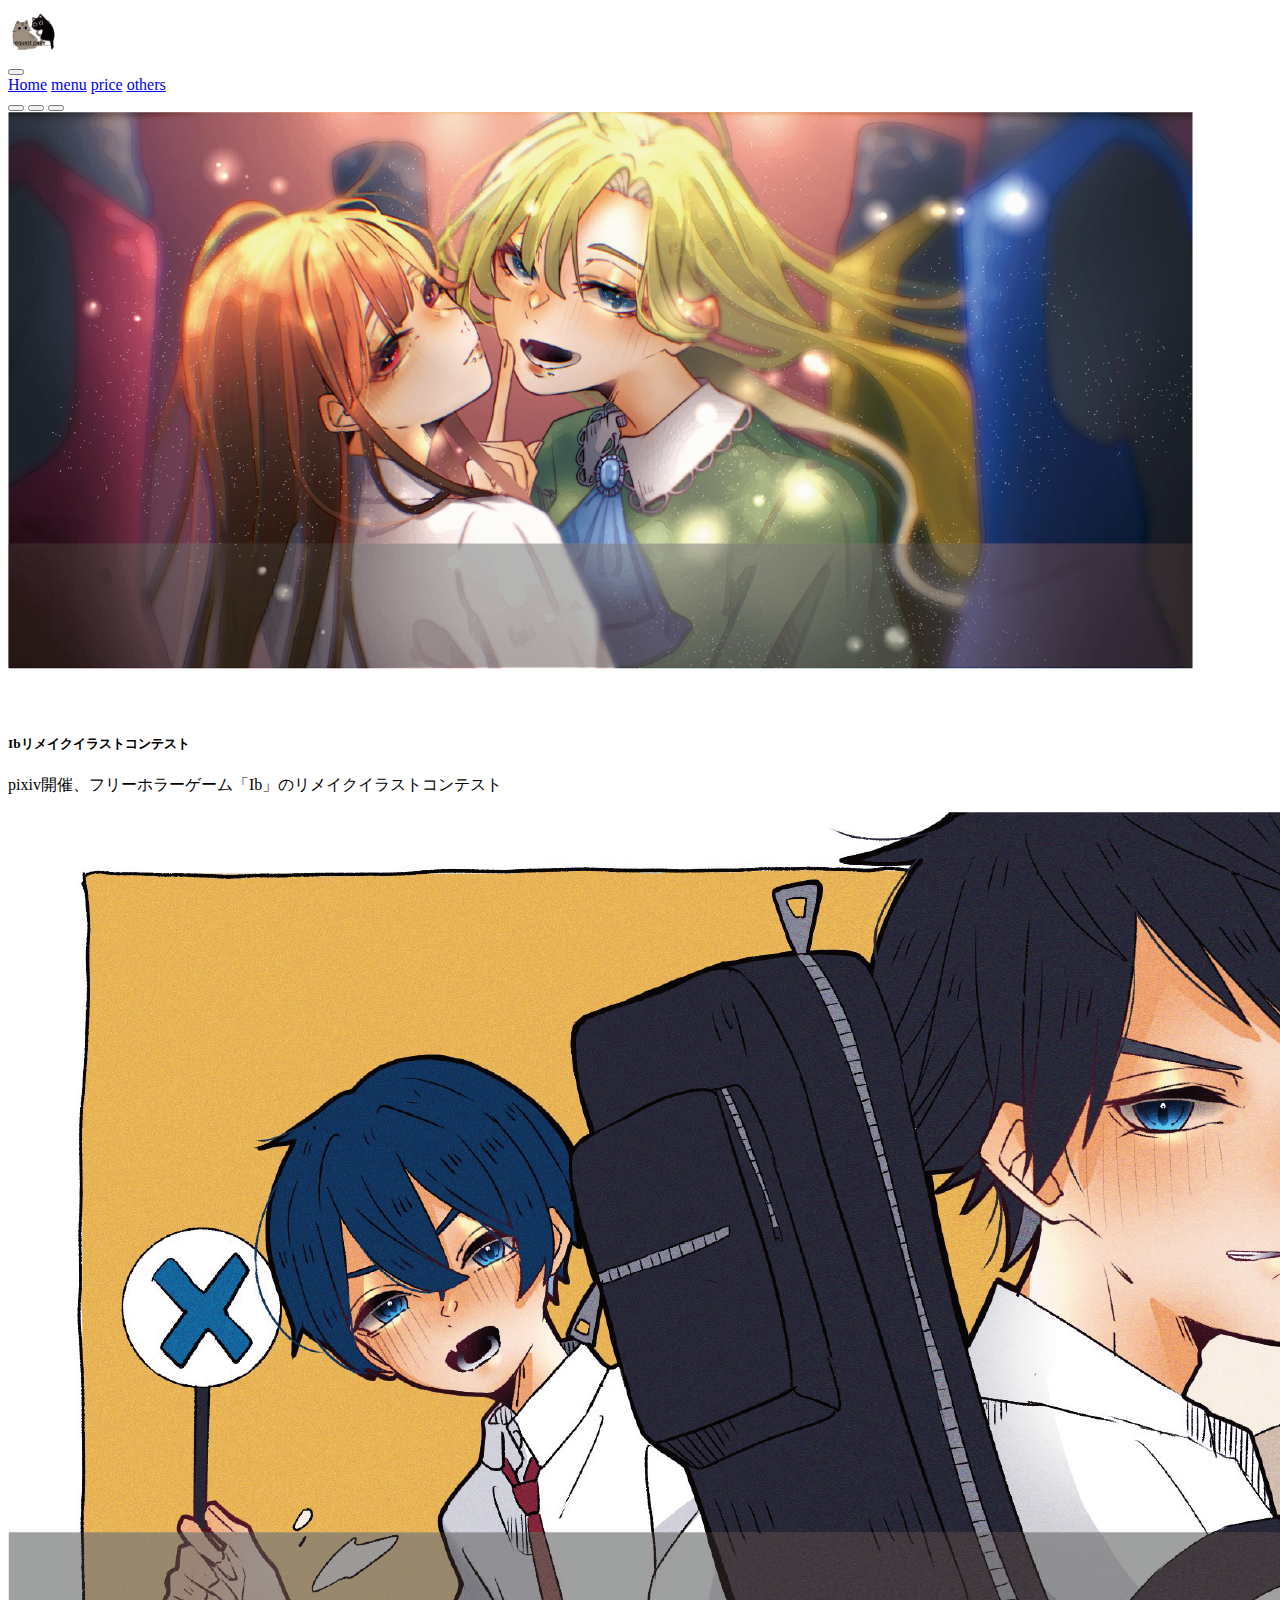
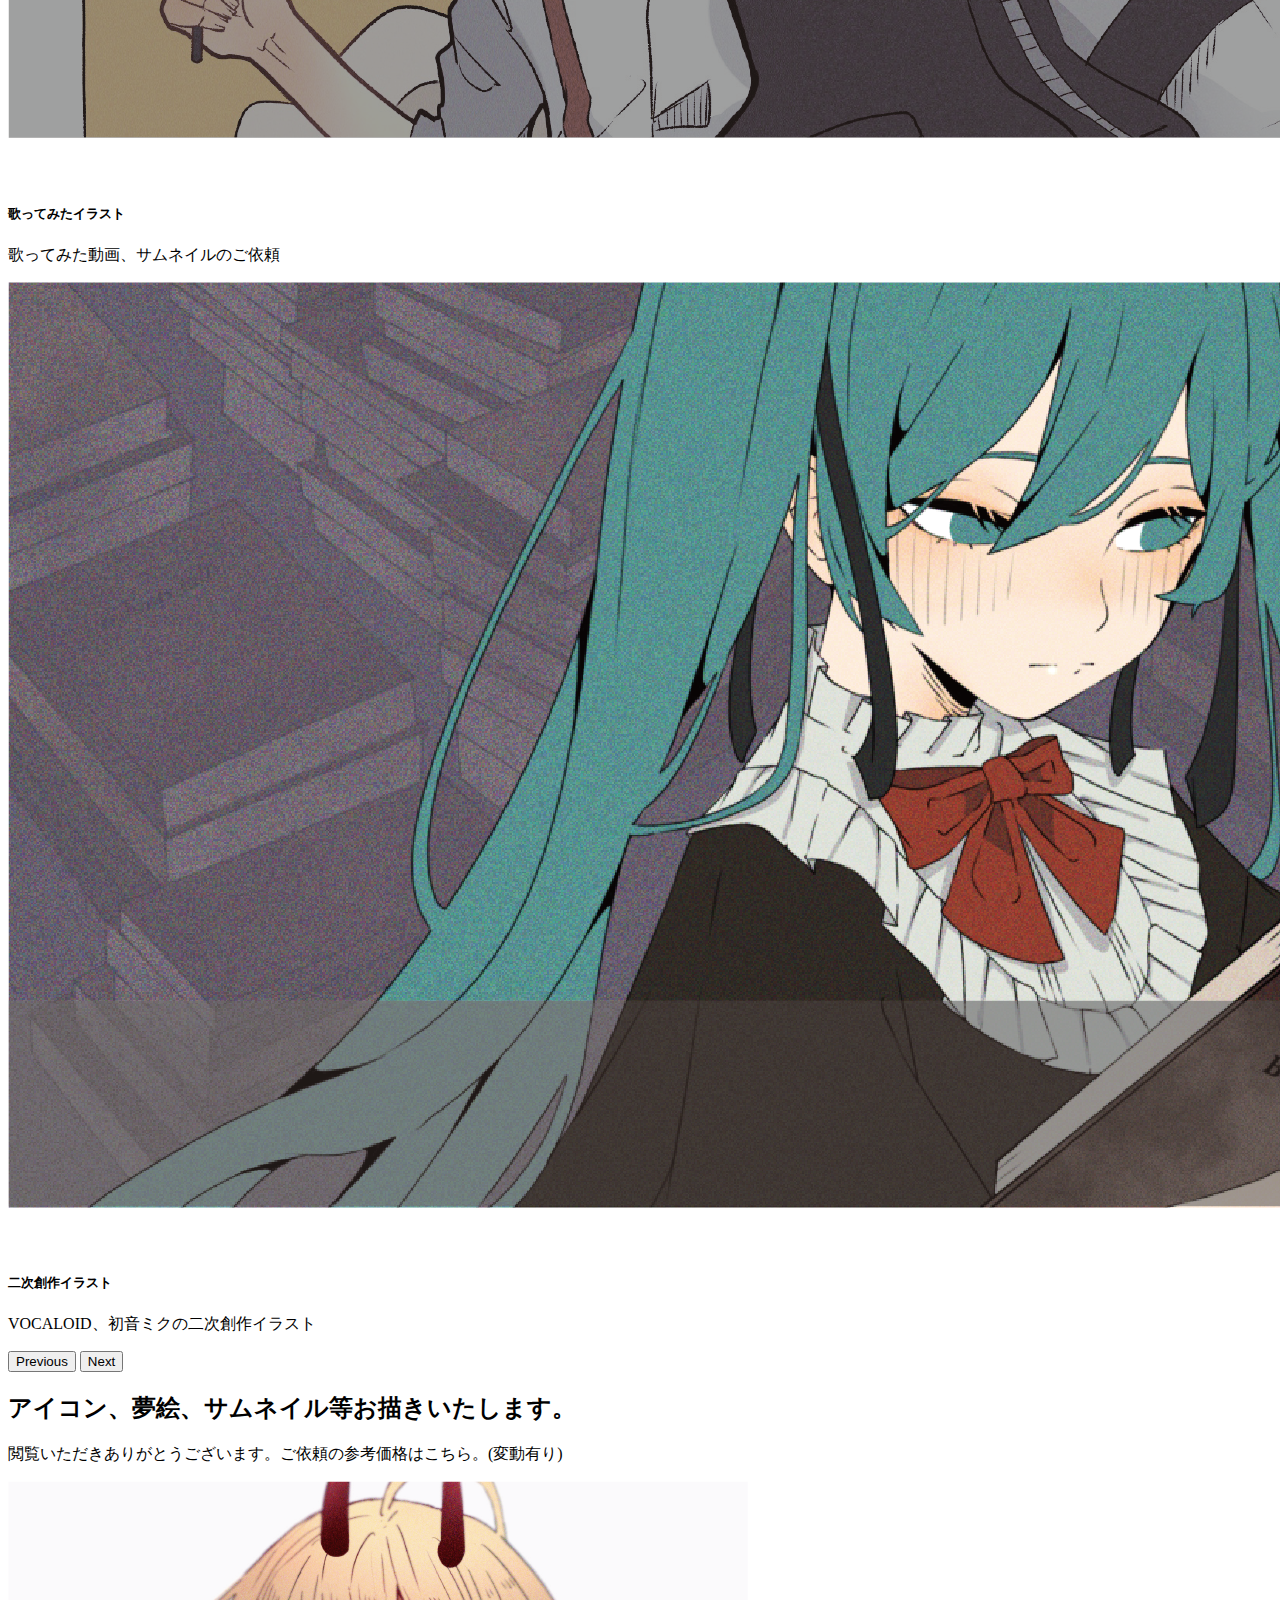
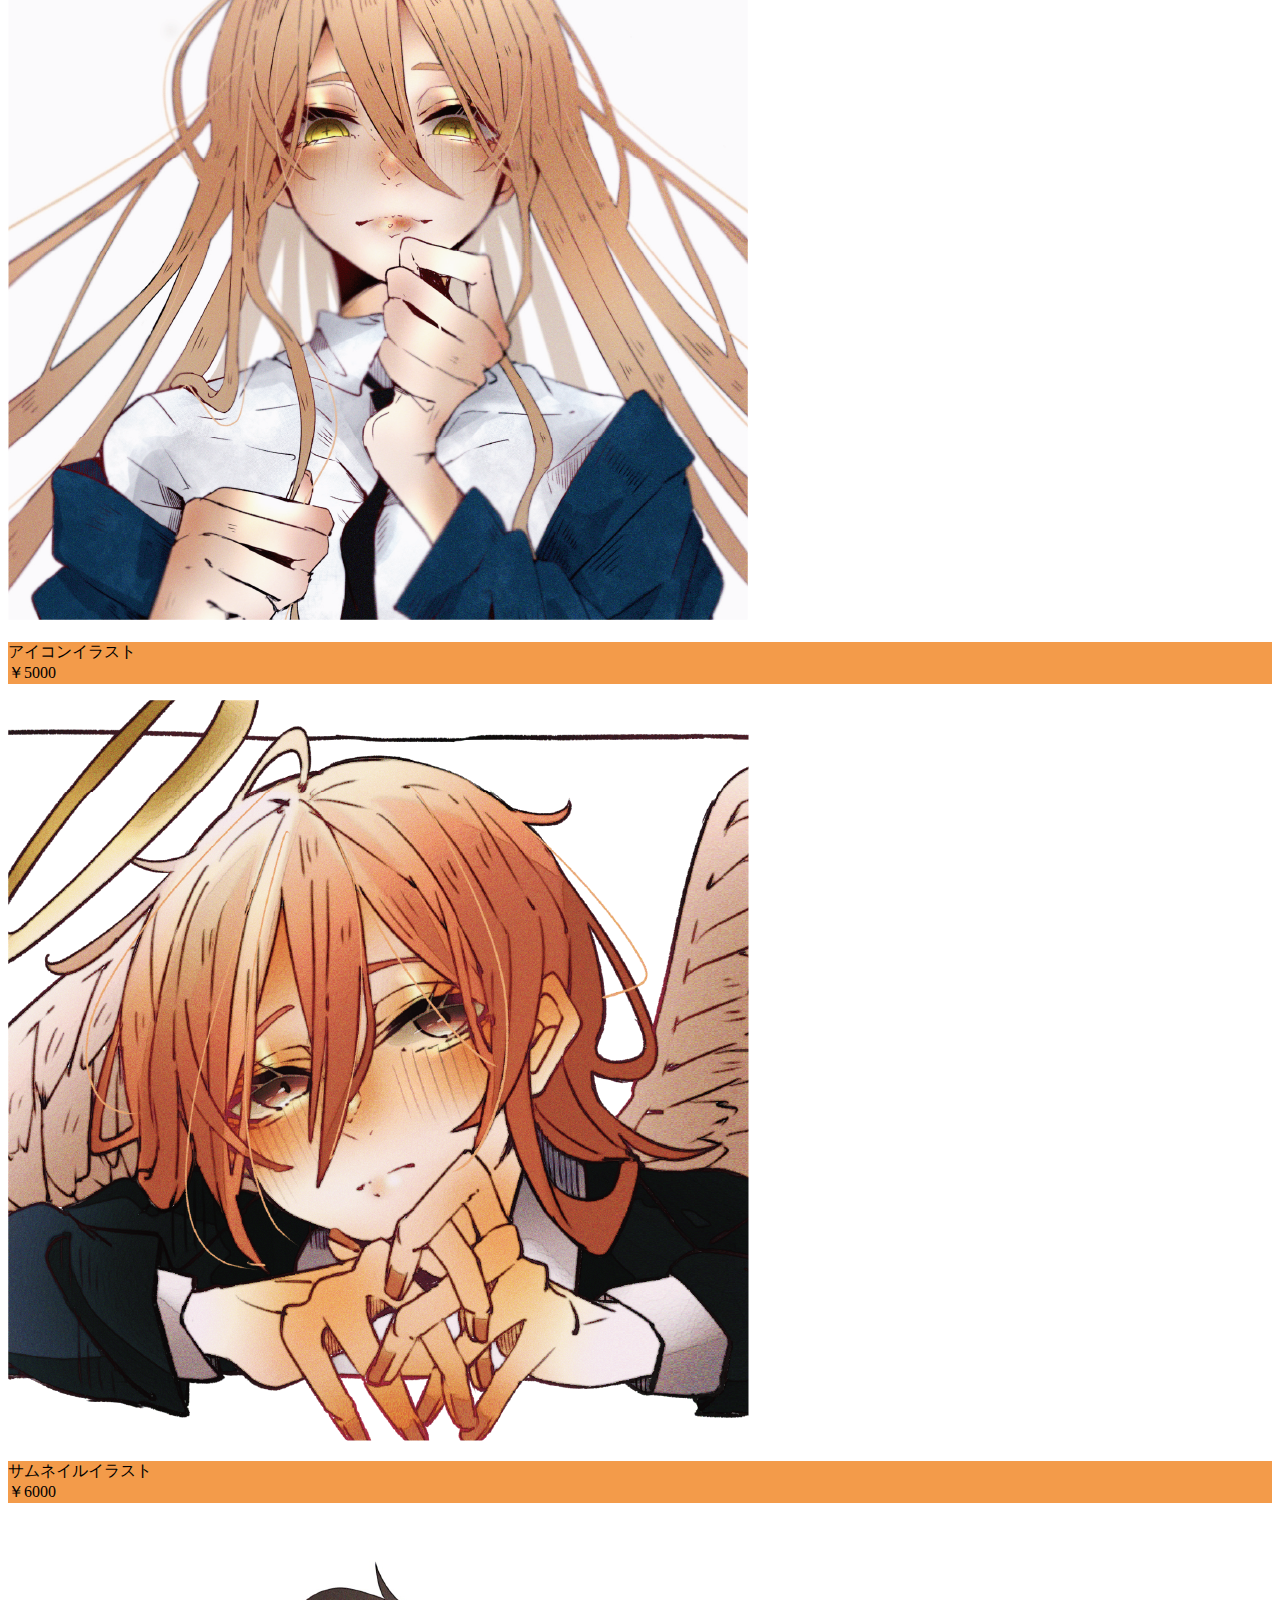
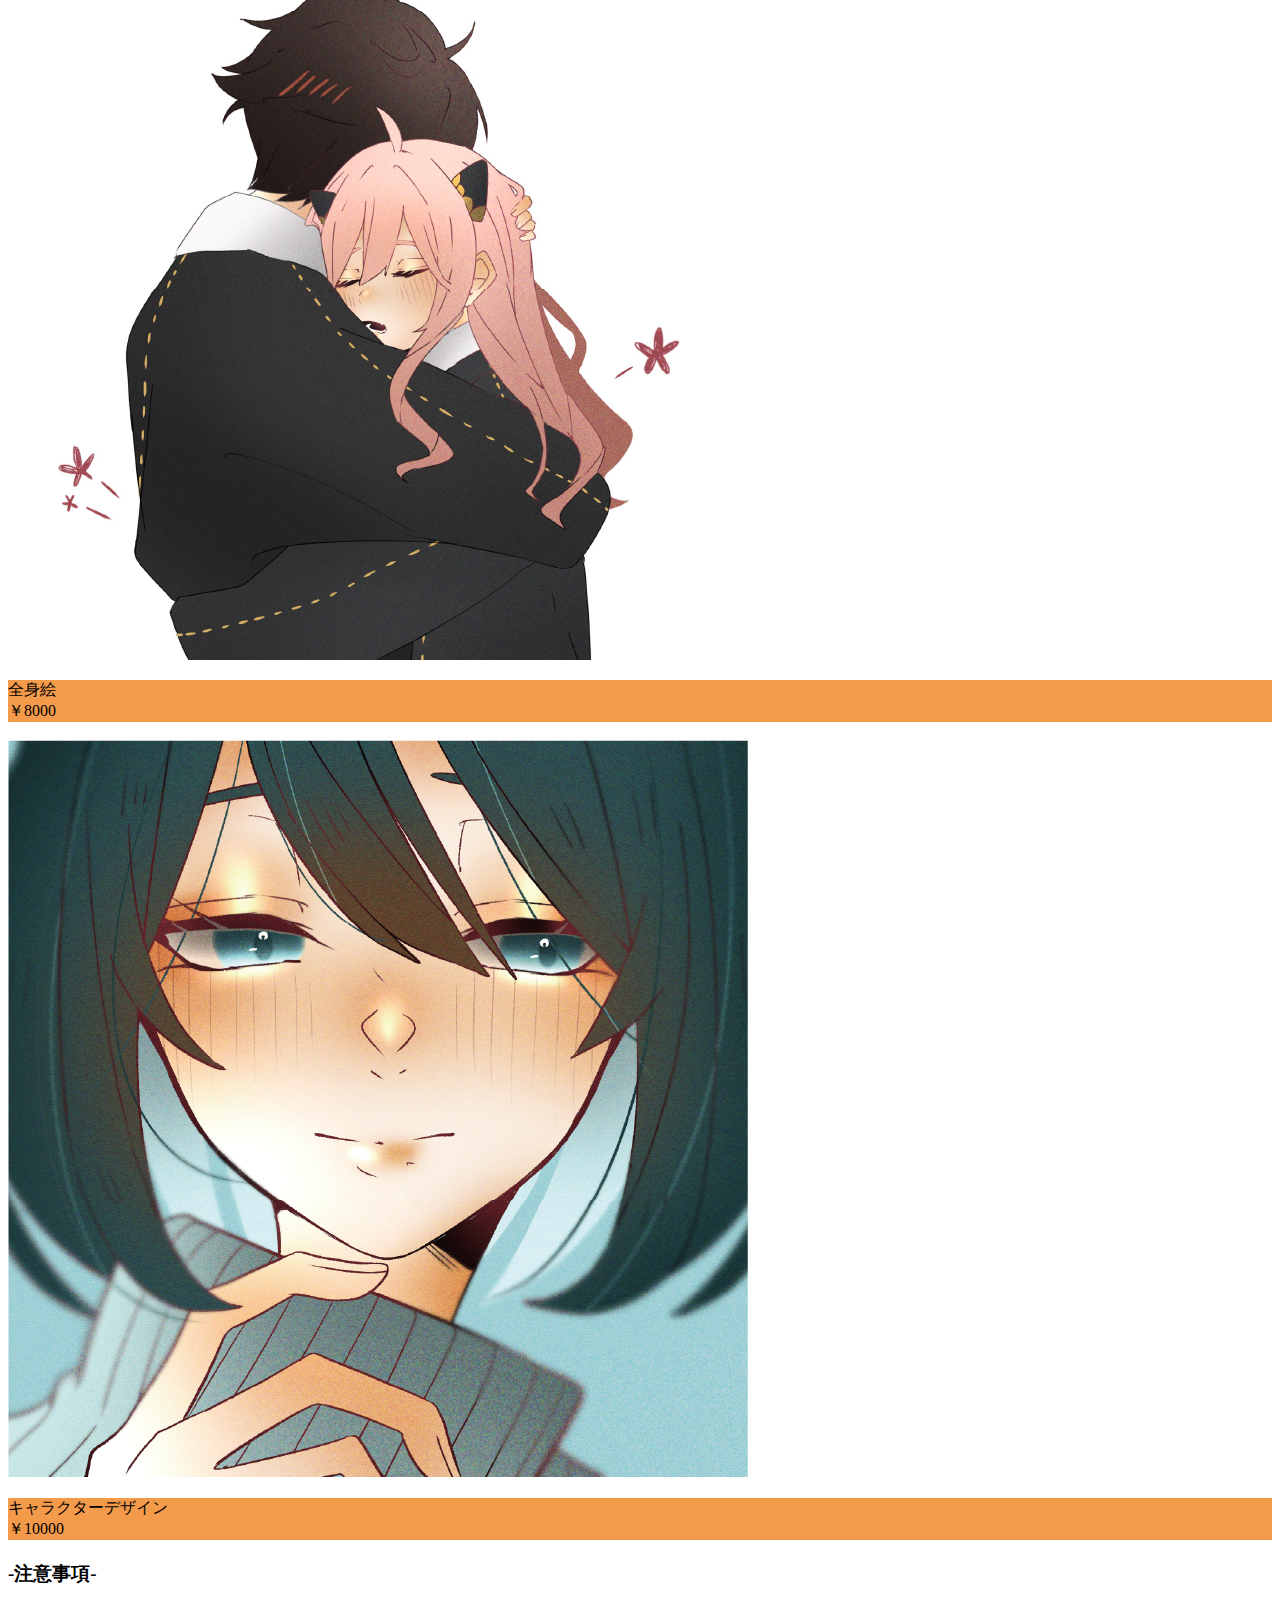
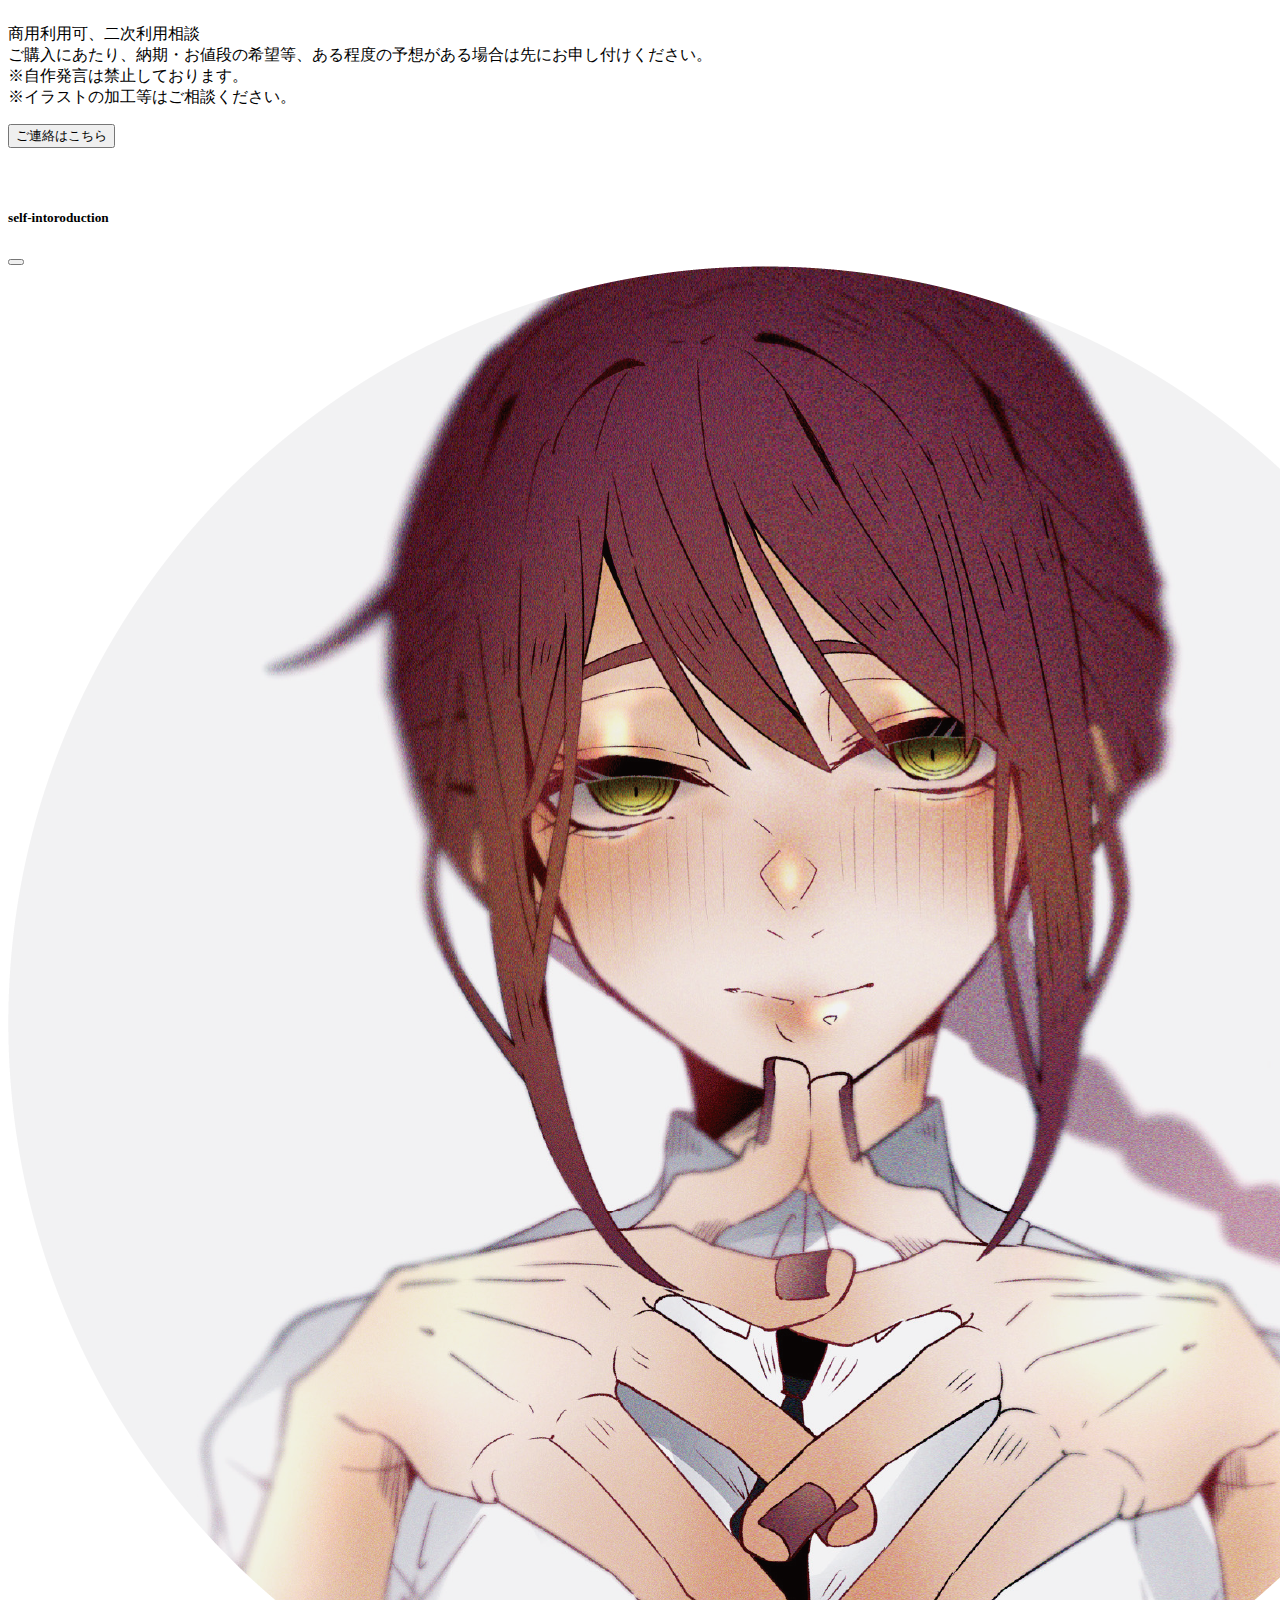
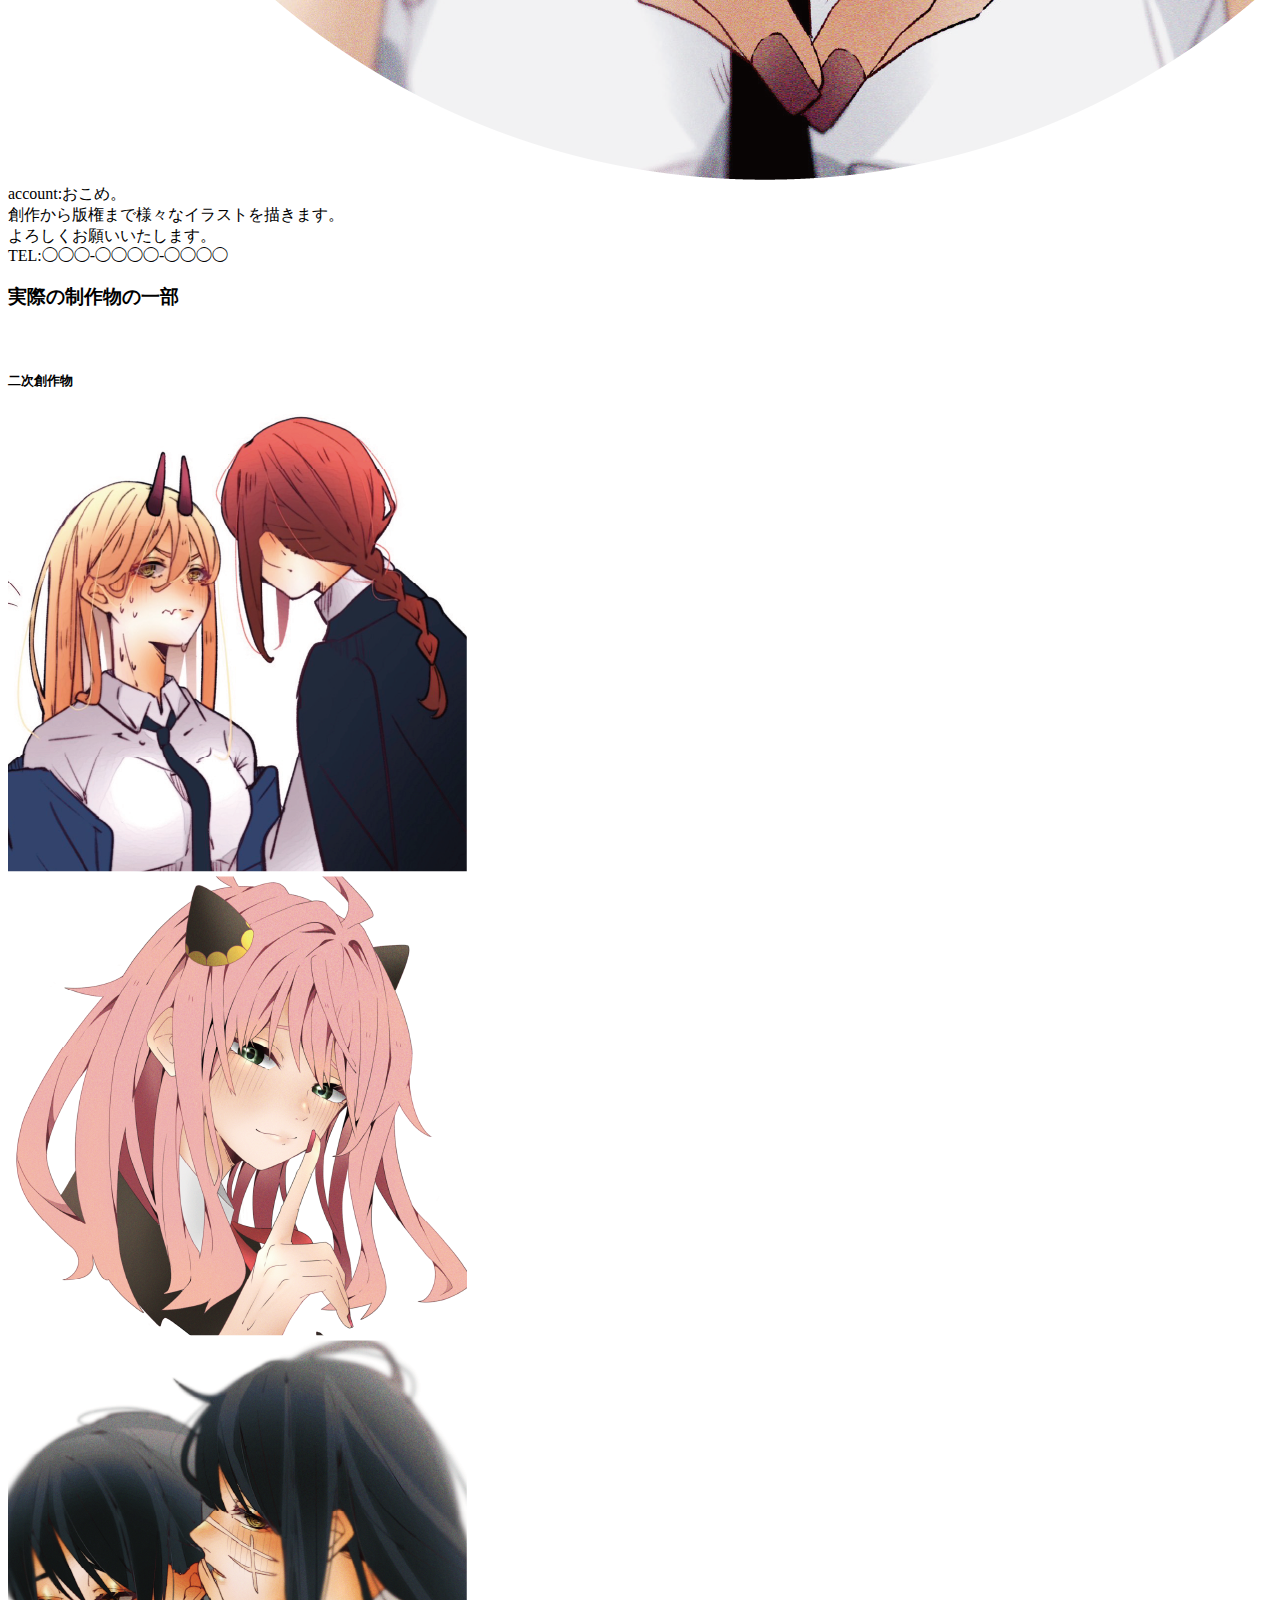
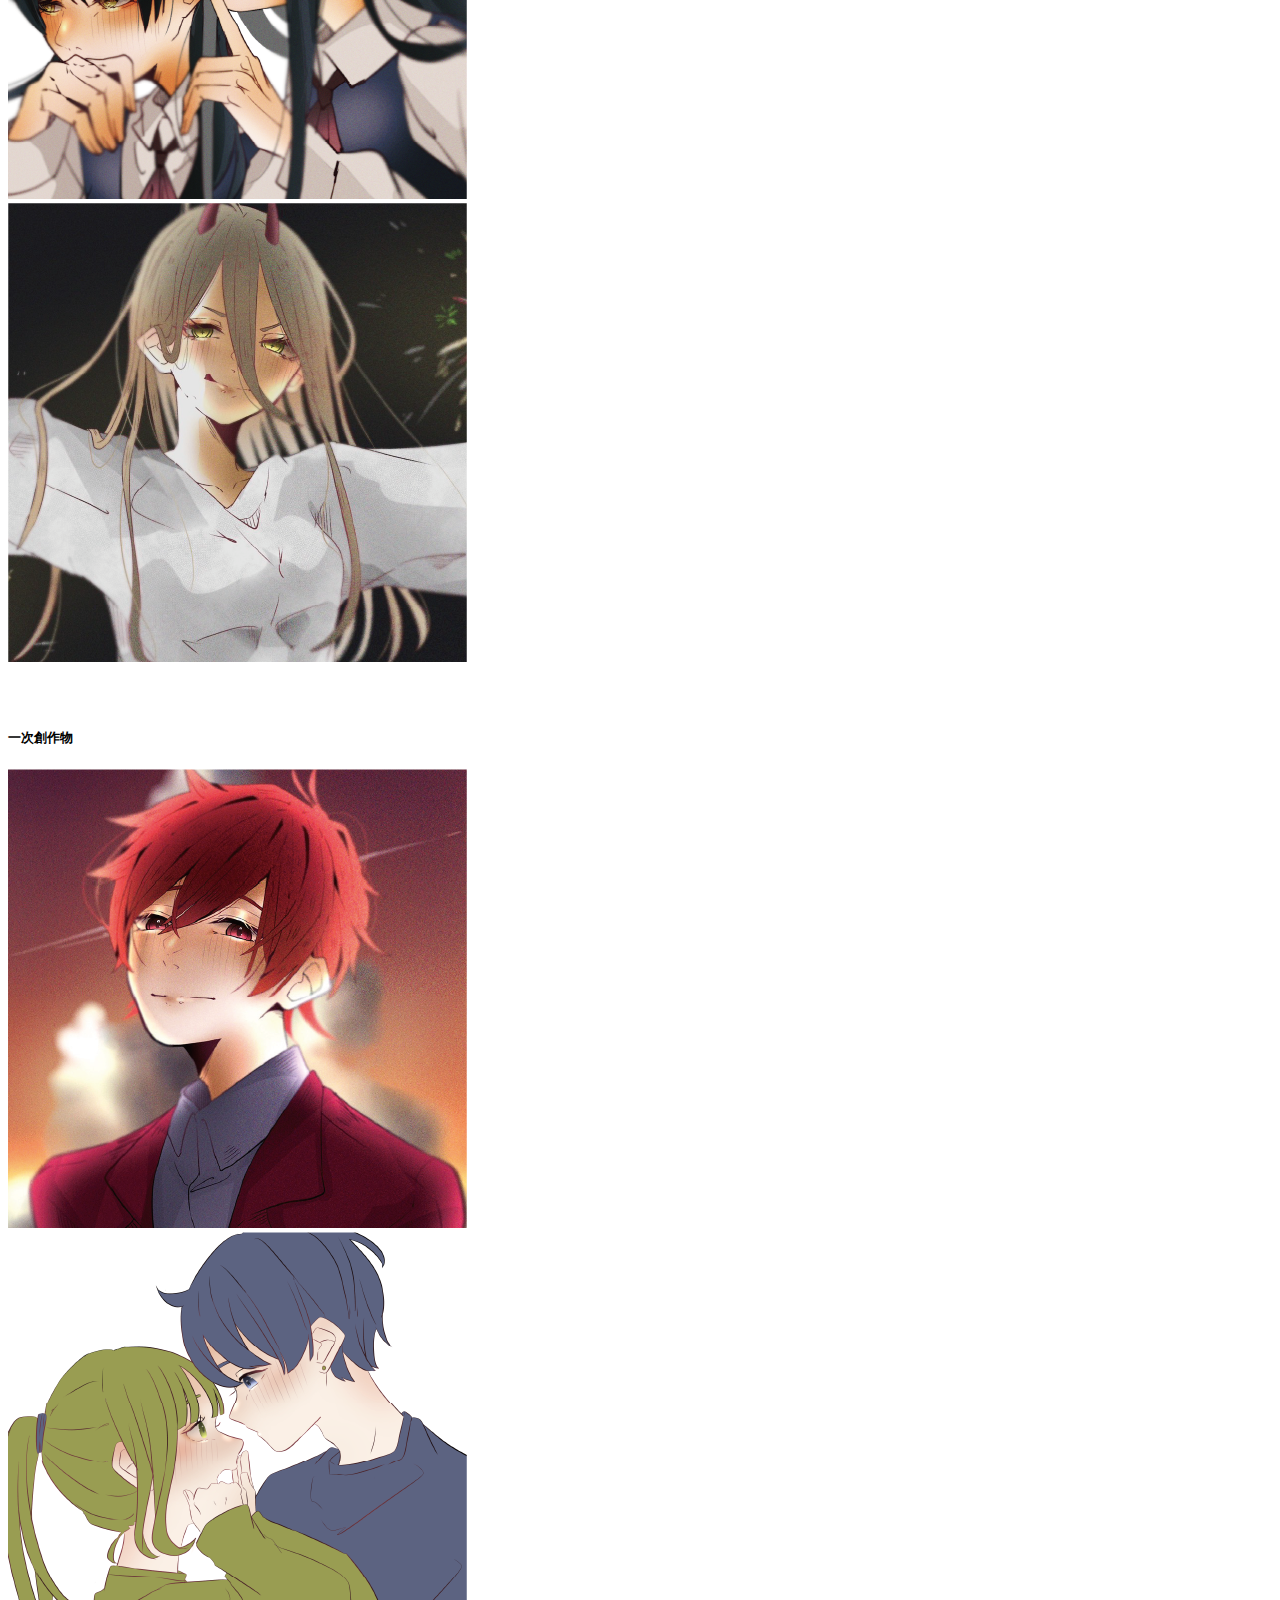
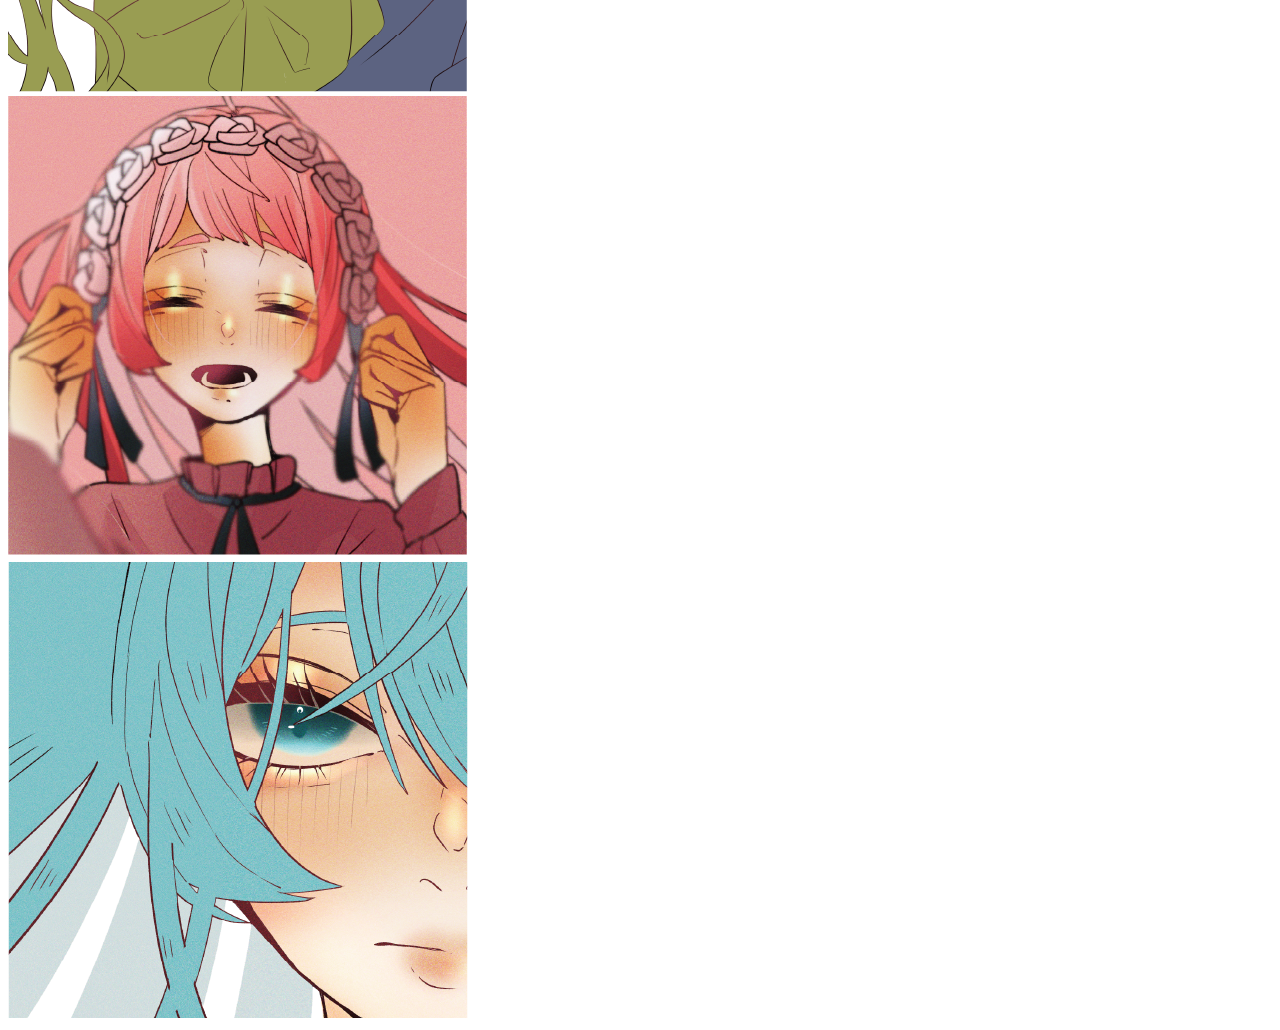
<file: bs_illust/index.html>
<!doctype html>
<html lang="ja">
<head>
<meta charset="utf-8">
<meta name="viewport" content="width=device-width, initial-scale=1">
<link href="https://cdn.jsdelivr.net/npm/bootstrap@5.0.2/dist/css/bootstrap.min.css" rel="stylesheet" integrity="sha384-EVSTQN3/azprG1Anm3QDgpJLIm9Nao0Yz1ztcQTwFspd3yD65VohhpuuCOmLASjC" crossorigin="anonymous">
<link rel="stylesheet" href="css/style.css">
<title>イラスト-リクエストページ</title>
</head>

<body>
<header>
  <nav class="navbar navbar-expand-lg navbar-dark bg-dark">
    <div class="container-fluid"> <a class="navbar-brand" href="#"><img class="pc" src="images/logo.png" alt="パソコン用の画像"> <img class="sp" src="images/logo-m.png" alt="スマートフォン用の画像"></a>
      <button class="navbar-toggler" type="button" data-bs-toggle="collapse" data-bs-target="#navbarNavAltMarkup" aria-controls="navbarNavAltMarkup" aria-expanded="false" aria-label="Toggle navigation"> <span class="navbar-toggler-icon"></span> </button>
      <div class="collapse navbar-collapse" id="navbarNavAltMarkup">
        <div class="navbar-nav"> <a class="nav-link active" aria-current="page" href="#">Home</a> <a class="nav-link" href="#">menu</a> <a class="nav-link" href="#">price</a> <a class="nav-link disabled" href="#" tabindex="-1" aria-disabled="true">others</a> </div>
      </div>
    </div>
  </nav>
</header>
	
<main>
  <section id="slide">
    <div id="carouselExampleCaptions" class="carousel slide carousel-white" data-bs-pause="false" data-bs-ride="carousel">
      <div class="carousel-indicators">
        <button type="button" data-bs-target="#carouselExampleCaptions" data-bs-slide-to="0" class="active" aria-current="true" aria-label="Slide 1"></button>
        <button type="button" data-bs-target="#carouselExampleCaptions" data-bs-slide-to="1" aria-label="Slide 2"></button>
        <button type="button" data-bs-target="#carouselExampleCaptions" data-bs-slide-to="2" aria-label="Slide 3"></button>
      </div>
      <div class="carousel-inner">
        <div class="carousel-item active"> <img src="images/slide01.png" class="d-block w-100" alt="...">
          <div class="carousel-caption d-none d-md-block">
            <h5>Ibリメイクイラストコンテスト</h5>
            <p>pixiv開催、フリーホラーゲーム「Ib」のリメイクイラストコンテスト</p>
          </div>
        </div>
        <div class="carousel-item"> <img src="images/slide02.png" class="d-block w-100" alt="...">
          <div class="carousel-caption d-none d-md-block">
            <h5>歌ってみたイラスト</h5>
            <p>歌ってみた動画、サムネイルのご依頼</p>
          </div>
        </div>
        <div class="carousel-item"> <img src="images/slide03.png" class="d-block w-100" alt="...">
          <div class="carousel-caption d-none d-md-block">
            <h5>二次創作イラスト</h5>
            <p>VOCALOID、初音ミクの二次創作イラスト</p>
          </div>
        </div>
      </div>
      <button class="carousel-control-prev" type="button" data-bs-target="#carouselExampleCaptions" data-bs-slide="prev"> <span class="carousel-control-prev-icon" aria-hidden="true"></span> <span class="visually-hidden">Previous</span> </button>
      <button class="carousel-control-next" type="button" data-bs-target="#carouselExampleCaptions" data-bs-slide="next"> <span class="carousel-control-next-icon" aria-hidden="true"></span> <span class="visually-hidden">Next</span> </button>
    </div>
  </section>
  <section id="items">
    <div class="container-fluid bg-dark p-5">
      <div class="container text-white">
        <div>
          <h2>アイコン、夢絵、サムネイル等お描きいたします。</h2>
          <p> 閲覧いただきありがとうございます。ご依頼の参考価格はこちら。(変動有り) </p>
        </div>
        <div class="row row-cols-1 row-cols-md-2 row-cols-lg-4 g-4">
          <div class="col">
            <div class="card"> <img src="images/icon.png" class="card-img-top" alt="...">
              <div class="card-body">
                <p class="card-text">アイコンイラスト<br>
                  ￥5000</p>
              </div>
            </div>
          </div>
          <div class="col">
            <div class="card"> <img src="images/samune.png" class="card-img-top" alt="...">
              <div class="card-body">
                <p class="card-text">サムネイルイラスト<br>
                  ￥6000</p>
              </div>
            </div>
          </div>
          <div class="col">
            <div class="card"> <img src="images/zennsinne.png" class="card-img-top" alt="...">
              <div class="card-body">
                <p class="card-text">全身絵<br>
                  ￥8000</p>
              </div>
            </div>
          </div>
          <div class="col">
            <div class="card"> <img src="images/kyara.png" class="card-img-top" alt="...">
              <div class="card-body">
                <p class="card-text">キャラクターデザイン<br>
                  ￥10000</p>
              </div>
            </div>
          </div>
        </div>
      </div>
    </div>
  </section>

  <section id="jambo">
    <div class="p-5 m-5">
      <div class="container text-center p-5">
        <h1></h1>
        <p>
        <h3>-注意事項-</h3>
        <br>
        商用利用可、二次利用相談<br>
        ご購入にあたり、納期・お値段の希望等、ある程度の予想がある場合は先にお申し付けください。<br>
        ※自作発言は禁止しております。<br>
        ※イラストの加工等はご相談ください。
        </p>
        <button class="btn btn-danger btn-big" type="button" data-bs-toggle="offcanvas" data-bs-target="#offcanvasExample" aria-controls="offcanvasExample"> ご連絡はこちら </button>
        <div class="offcanvas offcanvas-start" tabindex="-1" id="offcanvasExample" aria-labelledby="offcanvasExampleLabel">
          <div class="offcanvas-header">
            <h5 class="offcanvas-title" id="offcanvasExampleLabel">self-intoroduction</h5>
            <button type="button" class="btn-close text-reset" data-bs-dismiss="offcanvas" aria-label="Close"></button>
          </div>
          <div class="offcanvas-body"> <img class="img-fluid" src="images/myicon.png" alt="">
            <div> account:おこめ。<br>
              創作から版権まで様々なイラストを描きます。 <br>
              よろしくお願いいたします。<br>
              TEL:◯◯◯-◯◯◯◯-◯◯◯◯</div>
          </div>
        </div>
      </div>
    </div>
  </section>

  <section id="item">
    <div class="shadow-lg p-5 mb-5 bg-body rounded">
     <div class="row">
       <h3>実際の制作物の一部</h3>
       <h5>二次創作物</h5>
         <div class="col-6 col-md-3 g-3">
             <img class="img-fluid rounded-3" src="images/item_01.png" alt="">
         </div>
         <div class="col-6 col-md-3 g-3">
             <img class="img-fluid rounded-3" src="images/item_02.png" alt="">
         </div>
         <div class="col-6 col-md-3 g-3">
             <img class="img-fluid rounded-3" src="images/item_03.png" alt="">
         </div>
         <div class="col-6 col-md-3 g-3">
             <img class="img-fluid rounded-3" src="images/item_04.png" alt="">
         </div>
       <h5>一次創作物</h5>
         <div class="col-6 col-md-3 g-3">
             <img class="img-fluid rounded-3" src="images/item_05.png" alt="">
         </div>
         <div class="col-6 col-md-3 g-3">
             <img class="img-fluid rounded-3" src="images/item_06.png" alt="">
         </div>
         <div class="col-6 col-md-3 g-3">
             <img class="img-fluid rounded-3" src="images/item_07.png" alt="">
          </div>
         <div class="col-6 col-md-3 g-3">
             <img class="img-fluid rounded-3" src="images/item_08.png" alt="">
         </div>
     </div>
   </div>
 </section>
</main>

<script src="https://cdn.jsdelivr.net/npm/bootstrap@5.0.2/dist/js/bootstrap.bundle.min.js" integrity="sha384-MrcW6ZMFYlzcLA8Nl+NtUVF0sA7MsXsP1UyJoMp4YLEuNSfAP+JcXn/tWtIaxVXM" crossorigin="anonymous"></script> 
<script src="https://cdn.jsdelivr.net/npm/bootstrap@5.0.2/dist/js/bootstrap.bundle.min.js" integrity="sha384-MrcW6ZMFYlzcLA8Nl+NtUVF0sA7MsXsP1UyJoMp4YLEuNSfAP+JcXn/tWtIaxVXM" crossorigin="anonymous"></script>
</body>
</html>
</file>
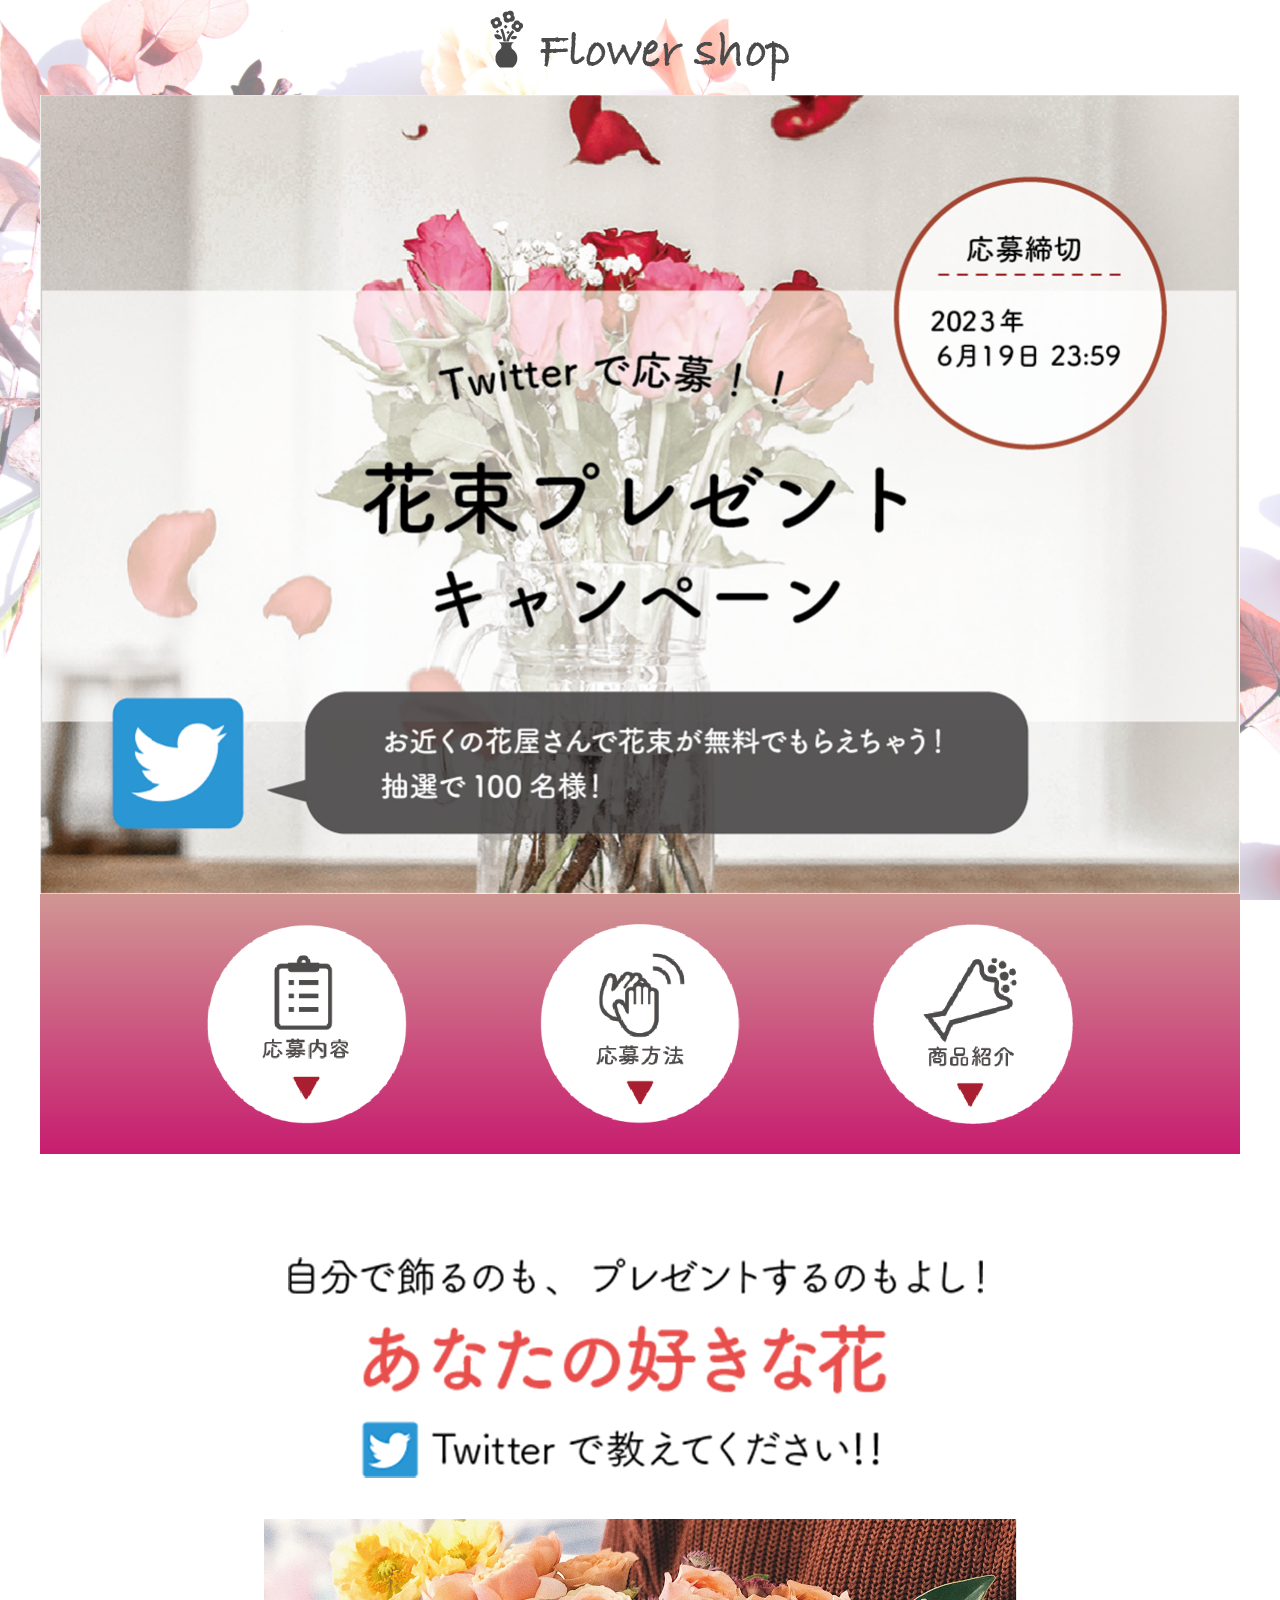
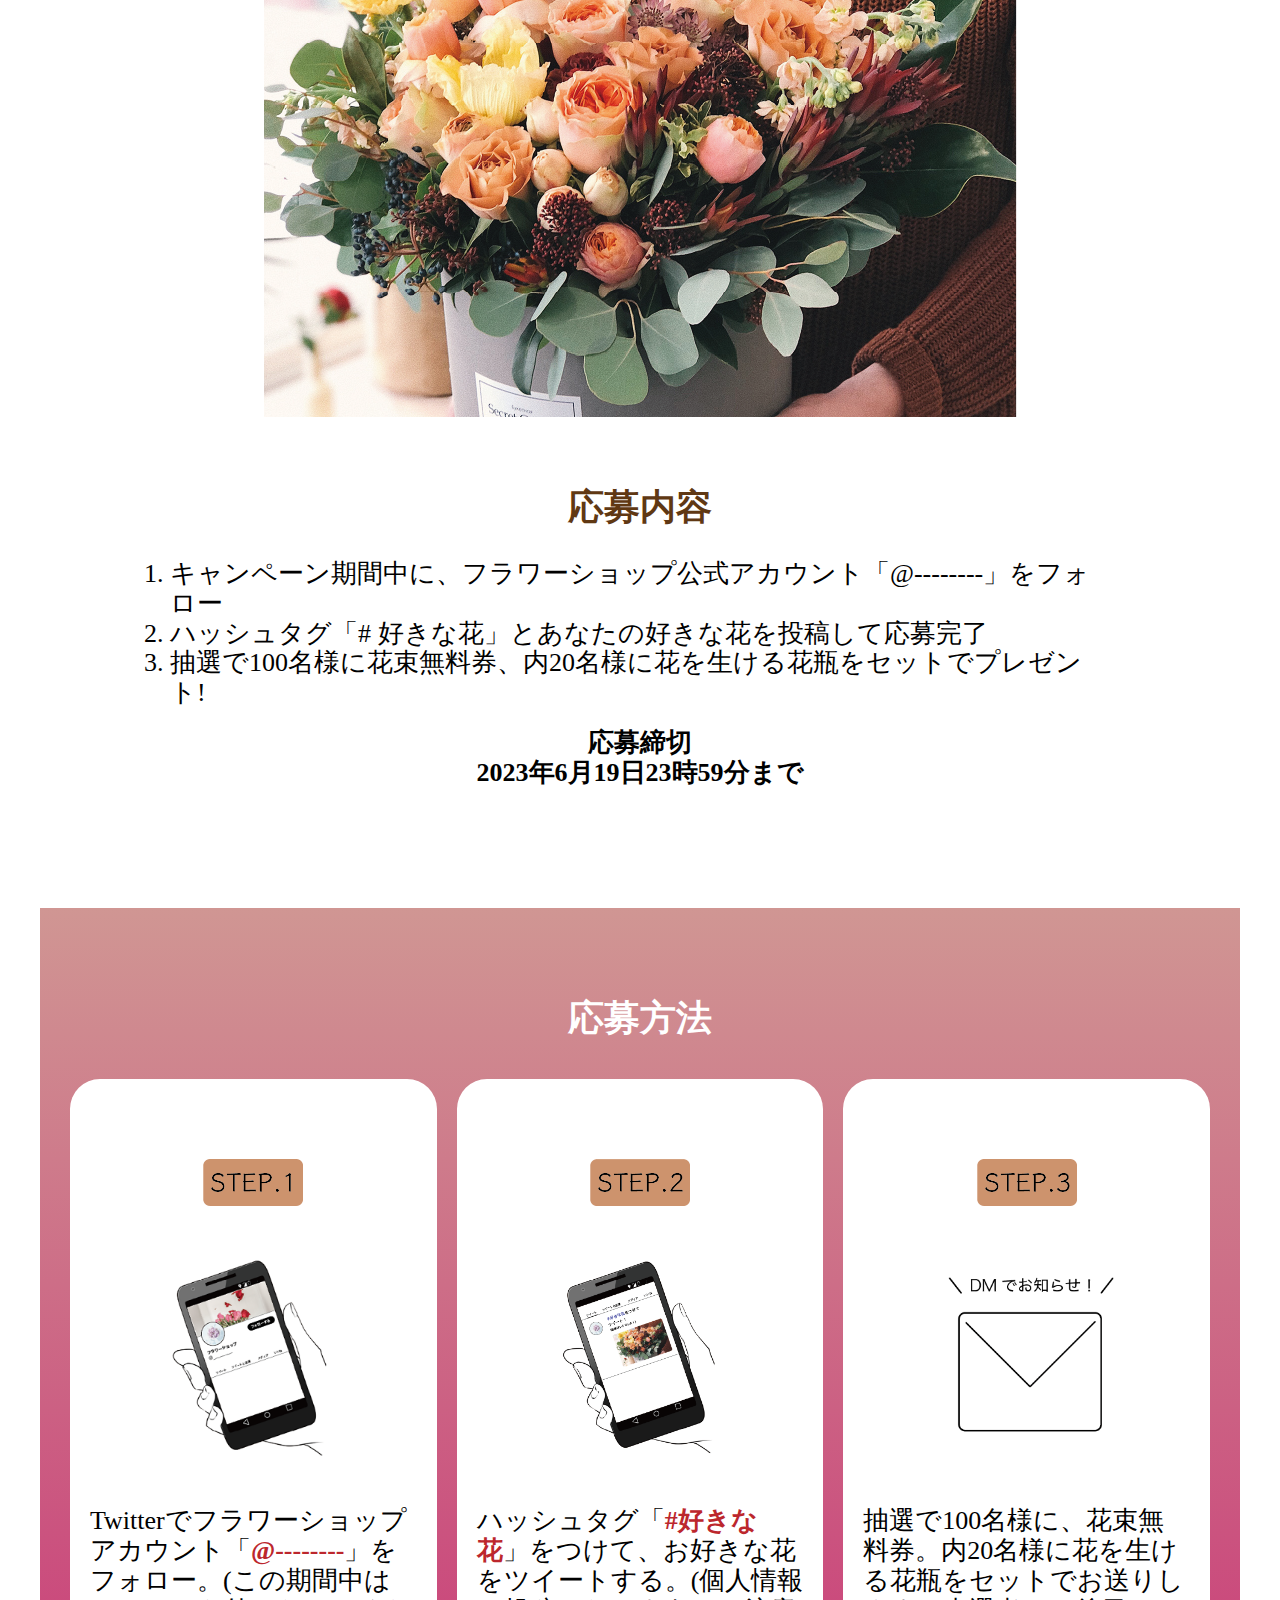
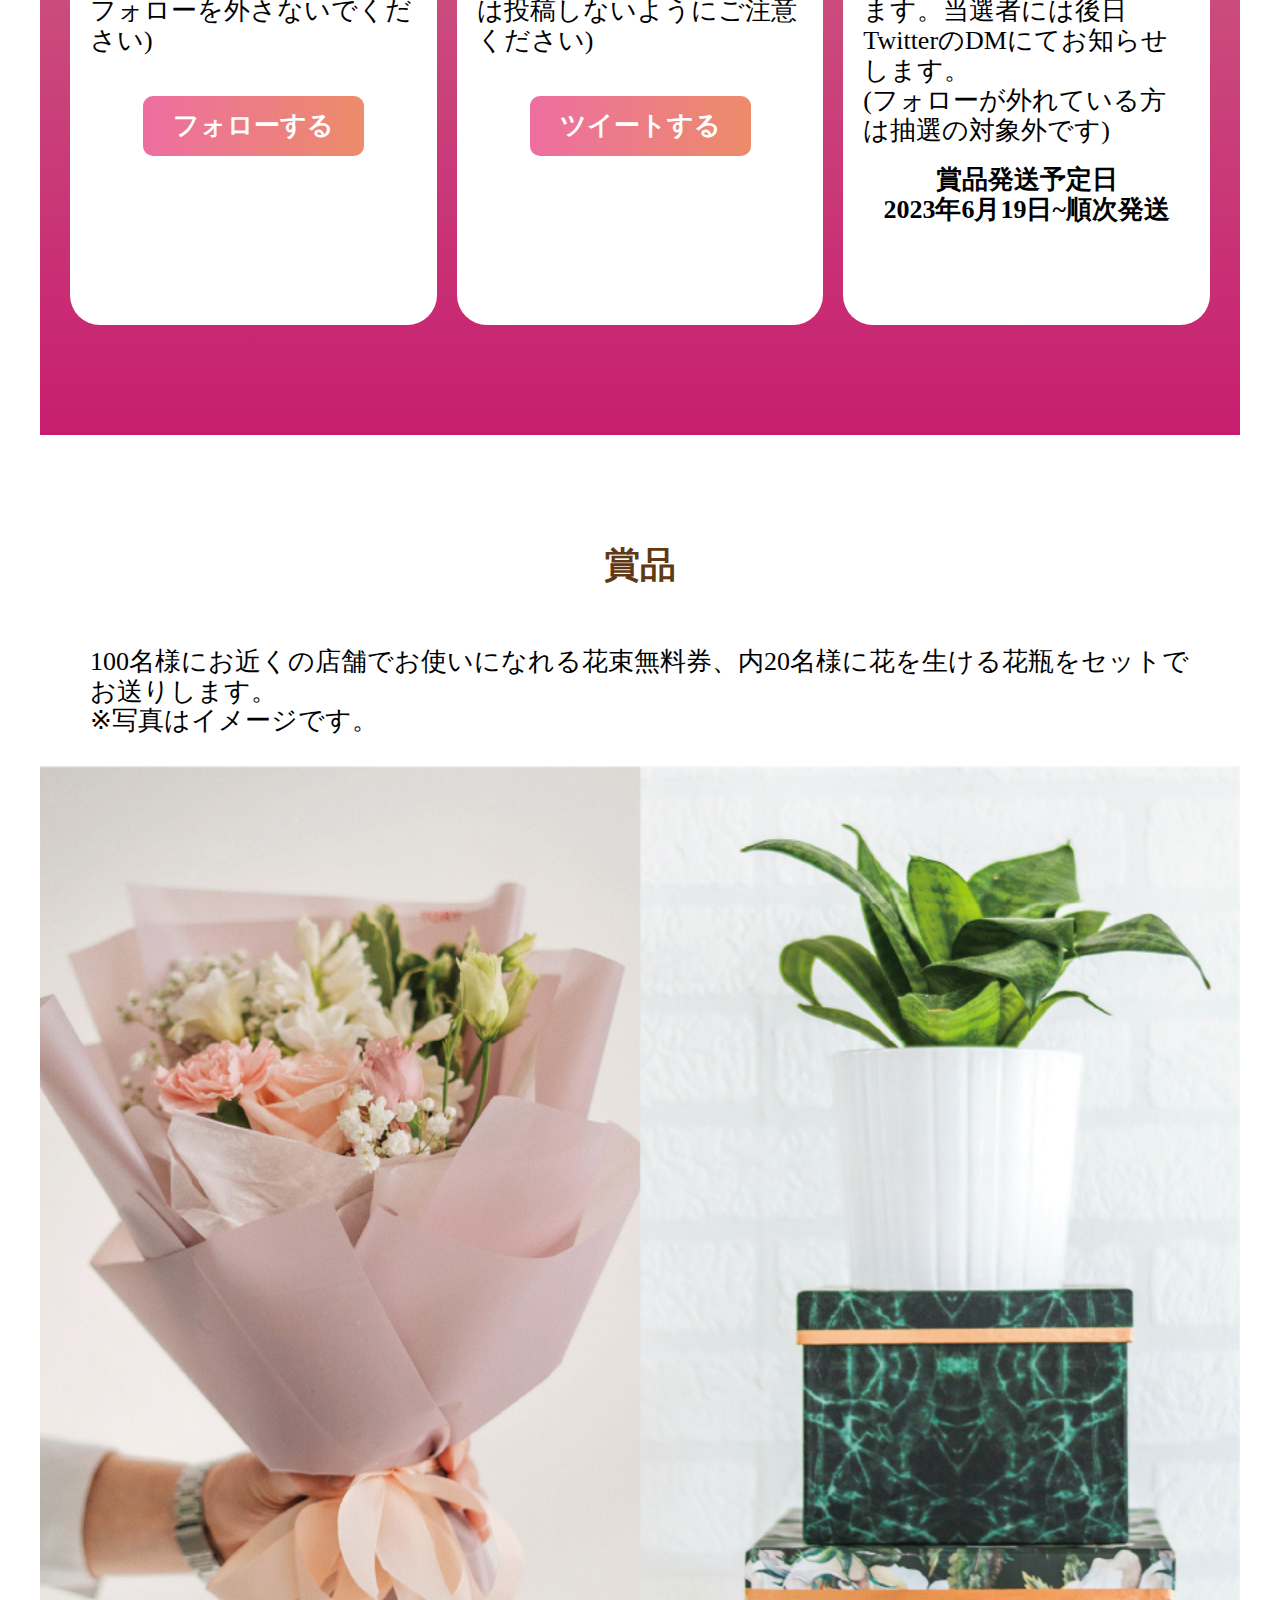
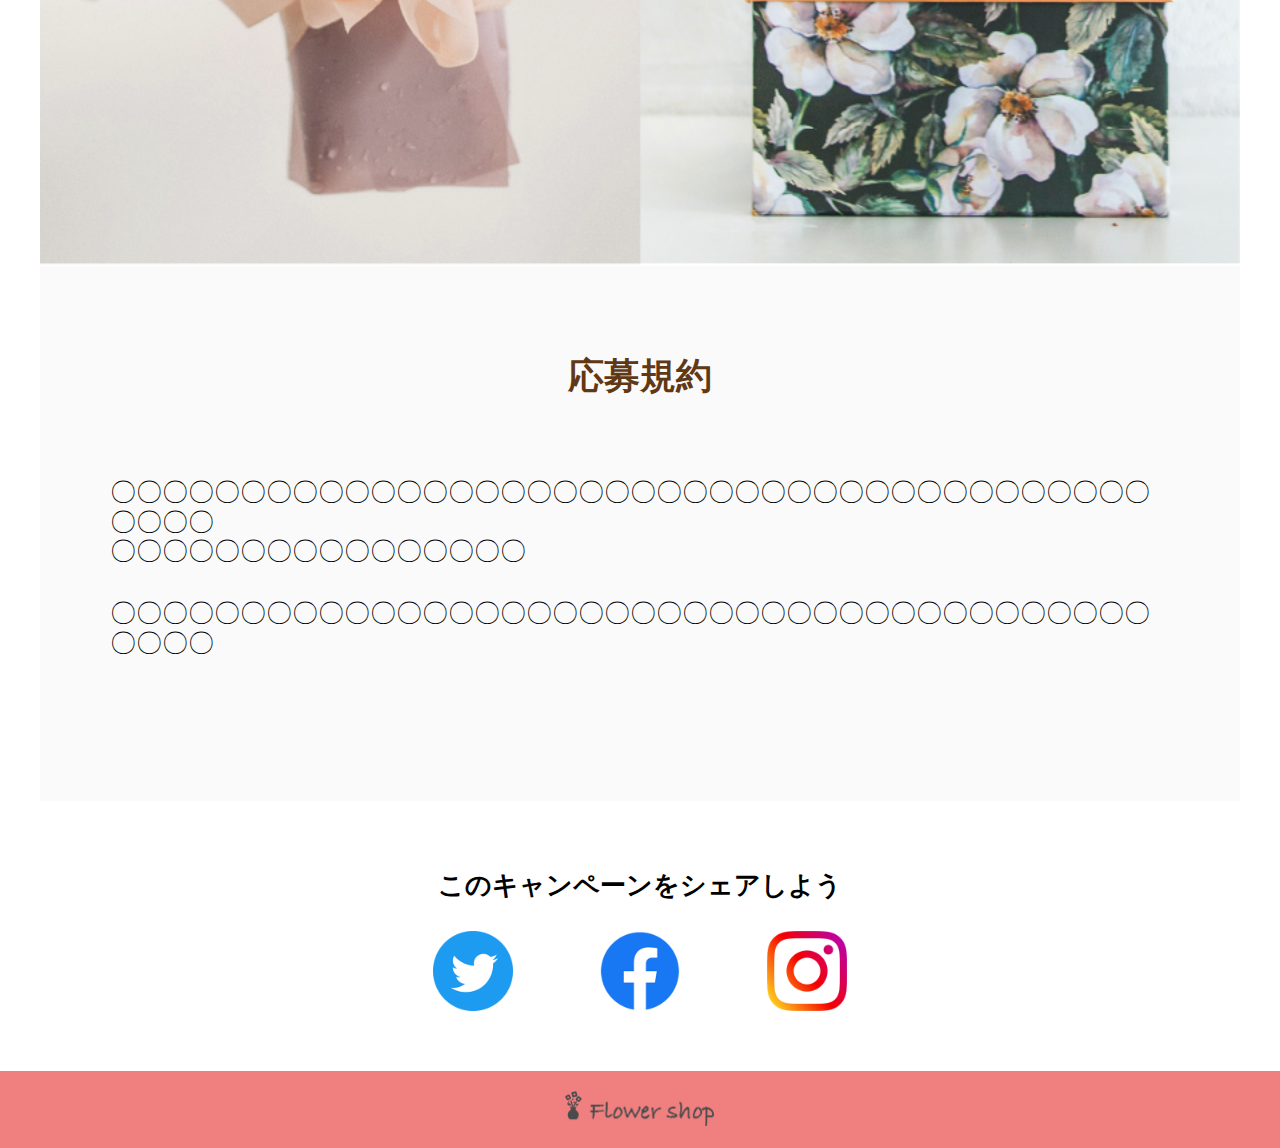
<file: flower-shop/index.html>
<!doctype html>
<html>
<head>
<meta charset="UTF-8">
<meta name="viewport" content="width=device-width, initial-scale=1">
<title>花束が当たるキャンペーン</title>
<link href="css/destyle.css" rel="stylesheet" type="text/css">
<link href="css/style.css" rel="stylesheet" type="text/css">
</head>

<body>
<header>
  <div class="logo"> <a href="#"><img src="images/flower-logo.png" alt="フラワーショップ" /></a> </div>
</header>
<main>
<div class="main-inner">
<section>
  <div class="mainVisual">
    <h1 class="sp"><img src="images/mainV.jpg" alt="フラワーキャンペーン" /></h1>
    <h1 class="pc"><img src="images/mainV-pc.png" alt="フラワーキャンペーン" /></h1>
  </div>
</section>
<section>
  <nav>
    <ul class="icon-navi">
      <li><a href="#about"><img src="images/btn_naiyo.png" alt="内容" /></a></li>
      <li><a href="#howto"><img src="images/btn_howth.png" alt="方法" /></a></li>
      <li><a href="#prize"><img src="images/btn_item.png" alt="賞品" /></a></li>
    </ul>
  </nav>
</section>
<section>
  <div class="summary">
    <div class="sum-ttl"><img src="images/sum_ttl.png" alt="好きなタルトを教えてください" /></div>
    <div class="sum-img"><img src="images/sum_cut.png" alt="応募は簡単" /></div>
    <h2 id="about">応募内容</h2>
    <ol>
      <li>キャンペーン期間中に、フラワーショップ公式アカウント「@--------」をフォロー</li>
      <li>ハッシュタグ「# 好きな花」とあなたの好きな花を投稿して応募完了</li>
      <li>抽選で100名様に花束無料券、内20名様に花を生ける花瓶をセットでプレゼント!</li>
    </ol>
    <h3>応募締切<br />
      2023年6月19日23時59分まで</h3>
  </div>
</section>
<section id="howto">
<div class="howto">
    <h2>応募方法</h2>
    <div class="how-inner">
      <div class="howtoBox">
        <div class="how-icon"><img src="images/step1.png" alt="step1"/></div>
        <div class="how-pic"><img src="images/step1_cut.png" alt="フォロー"/></div>
        <p>Twitterでフラワーショップアカウント「<a href="#">@--------</a>」をフォロー。(この期間中はフォローを外さないでください) </p>
        <div class="btn-inner"><a href="#" class="btn">フォローする</a></div>
      </div>
      <div class="howtoBox">
        <div class="how-icon"><img src="images/step2.png" alt="step2"/></div>
        <div class="how-pic"><img src="images/step2_cut.png" alt="ツイート"/></div>
        <p>ハッシュタグ「<a href="#">#好きな花</a>」をつけて、お好きな花をツイートする。(個人情報は投稿しないようにご注意ください) </p>
      <div class="btn-inner"><a href="#" class="btn">ツイートする</a></div>
    </div>
    <div class="howtoBox">
      <div class="how-icon"><img src="images/step3.png" alt="step3"/></div>
      <div class="how-pic"><img src="images/step3_cut.png" alt="DMでお知らせ"/></div>
      <p>抽選で100名様に、花束無料券。内20名様に花を生ける花瓶をセットでお送りします。当選者には後日TwitterのDMにてお知らせします。</p>
      <p>(フォローが外れている方は抽選の対象外です)</p>
      <h3>賞品発送予定日<br />
        2023年6月19日~順次発送</h3>
    </div>
  </div>
</div>
</section>
  <section id="prize">
    <div class="prize">
      <h2>賞品</h2>
      <p>100名様にお近くの店舗でお使いになれる花束無料券、内20名様に花を生ける花瓶をセットでお送りします。<br />
        ※写真はイメージです。</p>
      <div class="prize-img"><img src="images/item_cut.jpg" alt="タルト詰め合わせ"/></div>
    </div>
  </section>
  <section>
  <div class="terms">
    <h2>応募規約</h2>
    <div class="te-txt">
    <p>〇〇〇〇〇〇〇〇〇〇〇〇〇〇〇〇〇〇〇〇〇〇〇〇〇〇〇〇〇〇〇〇〇〇〇〇〇〇〇〇〇〇〇〇<br />
      〇〇〇〇〇〇〇〇〇〇〇〇〇〇〇〇</p>
    <p>〇〇〇〇〇〇〇〇〇〇〇〇〇〇〇〇〇〇〇〇〇〇〇〇〇〇〇〇〇〇〇〇〇〇〇〇〇〇〇〇〇〇〇〇</p>
  </div>
</div>
</section>

  <section>
    <div class="share">
  <h3>このキャンペーンをシェアしよう</h3>
  <div class="shar-inner">
  <div class="icon"><a href="#"><img src="images/icon_Twitter_blue.png" alt="Twitter"/></a></div>
  <div class="icon"><a href="#"><img src="images/icon_fasebook_blue.png" alt="fasebook"/></a></div>
  <div class="icon"><a href="#"><img src="images/icon_Instagram_rgb.png" alt="Instagram"/></a></div>
</div>
</div>
</section>

</div><!--/main-inner-->
</main>
<footer>
  <div class="f-logo"> <a href="#"><img src="images/flower-logo.png" alt="フラワーショップ"/></a> </div>
</footer>
</body>
</html>
</file>
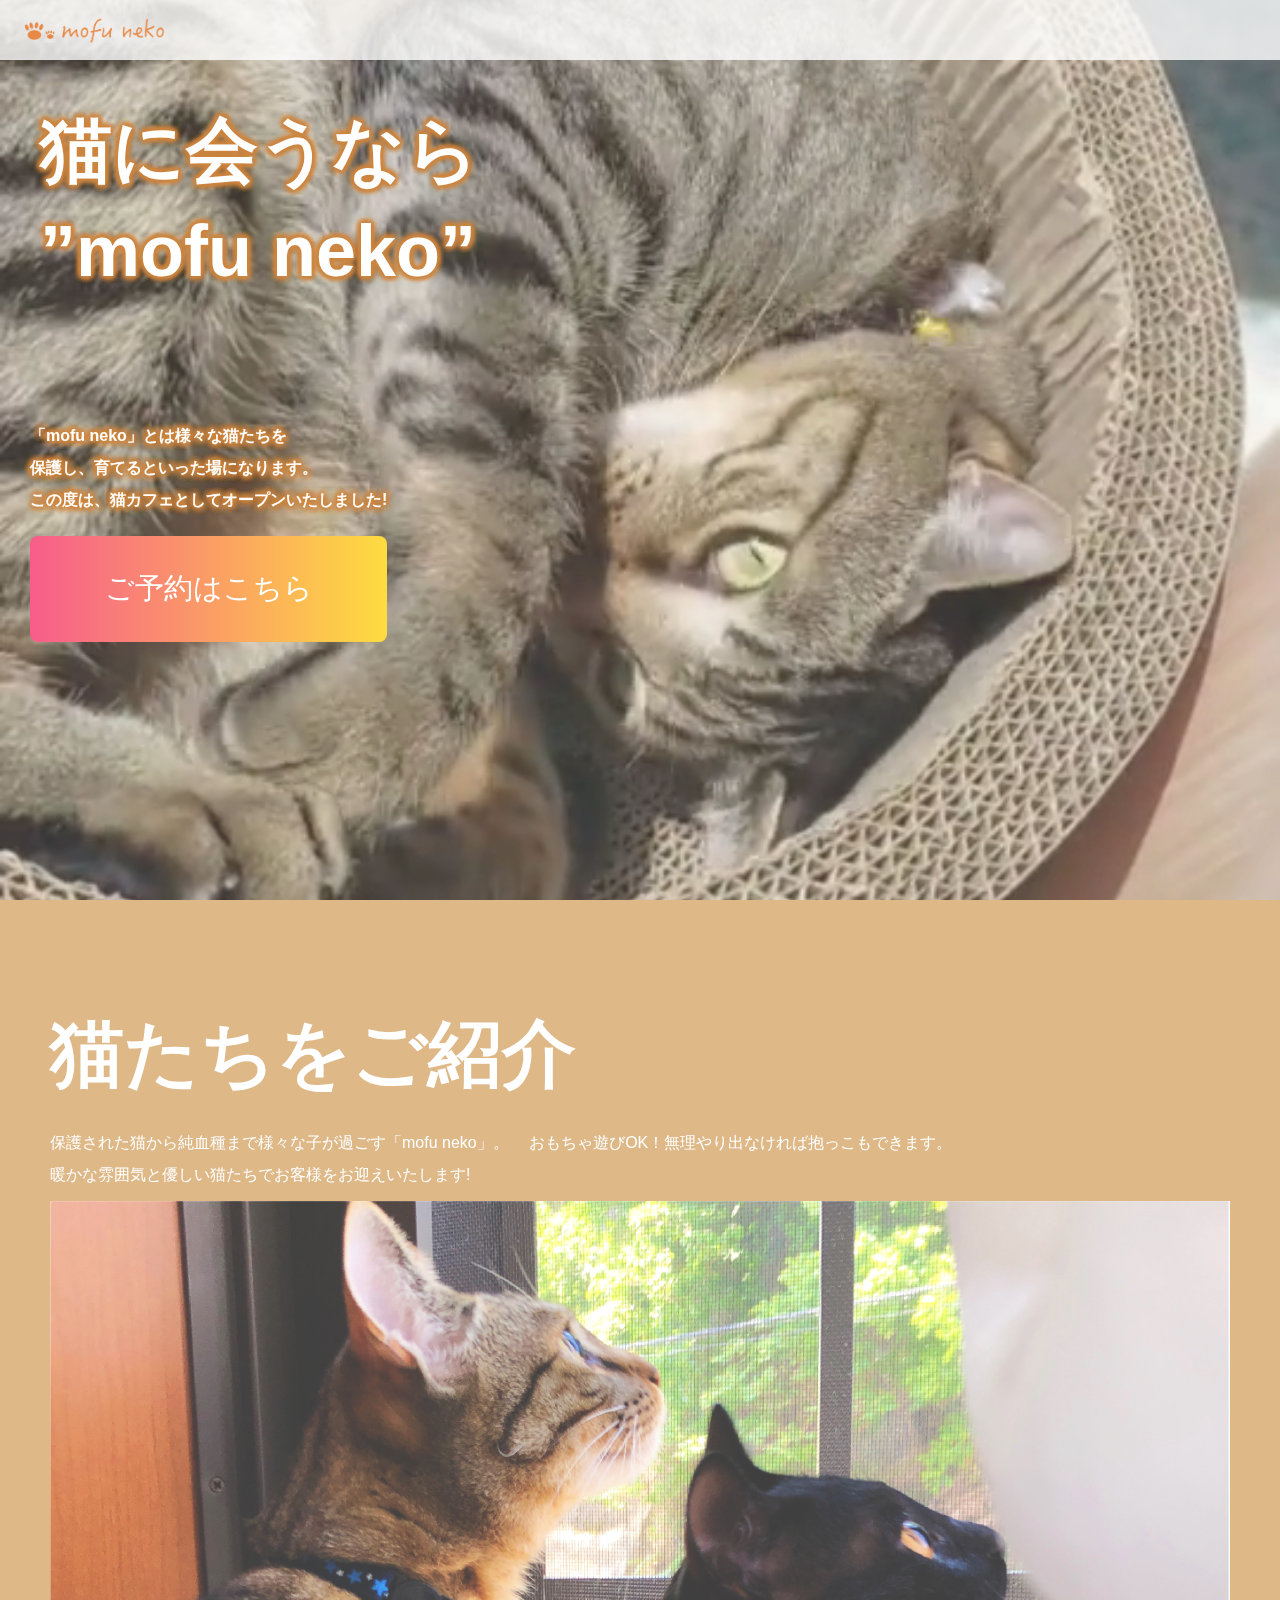
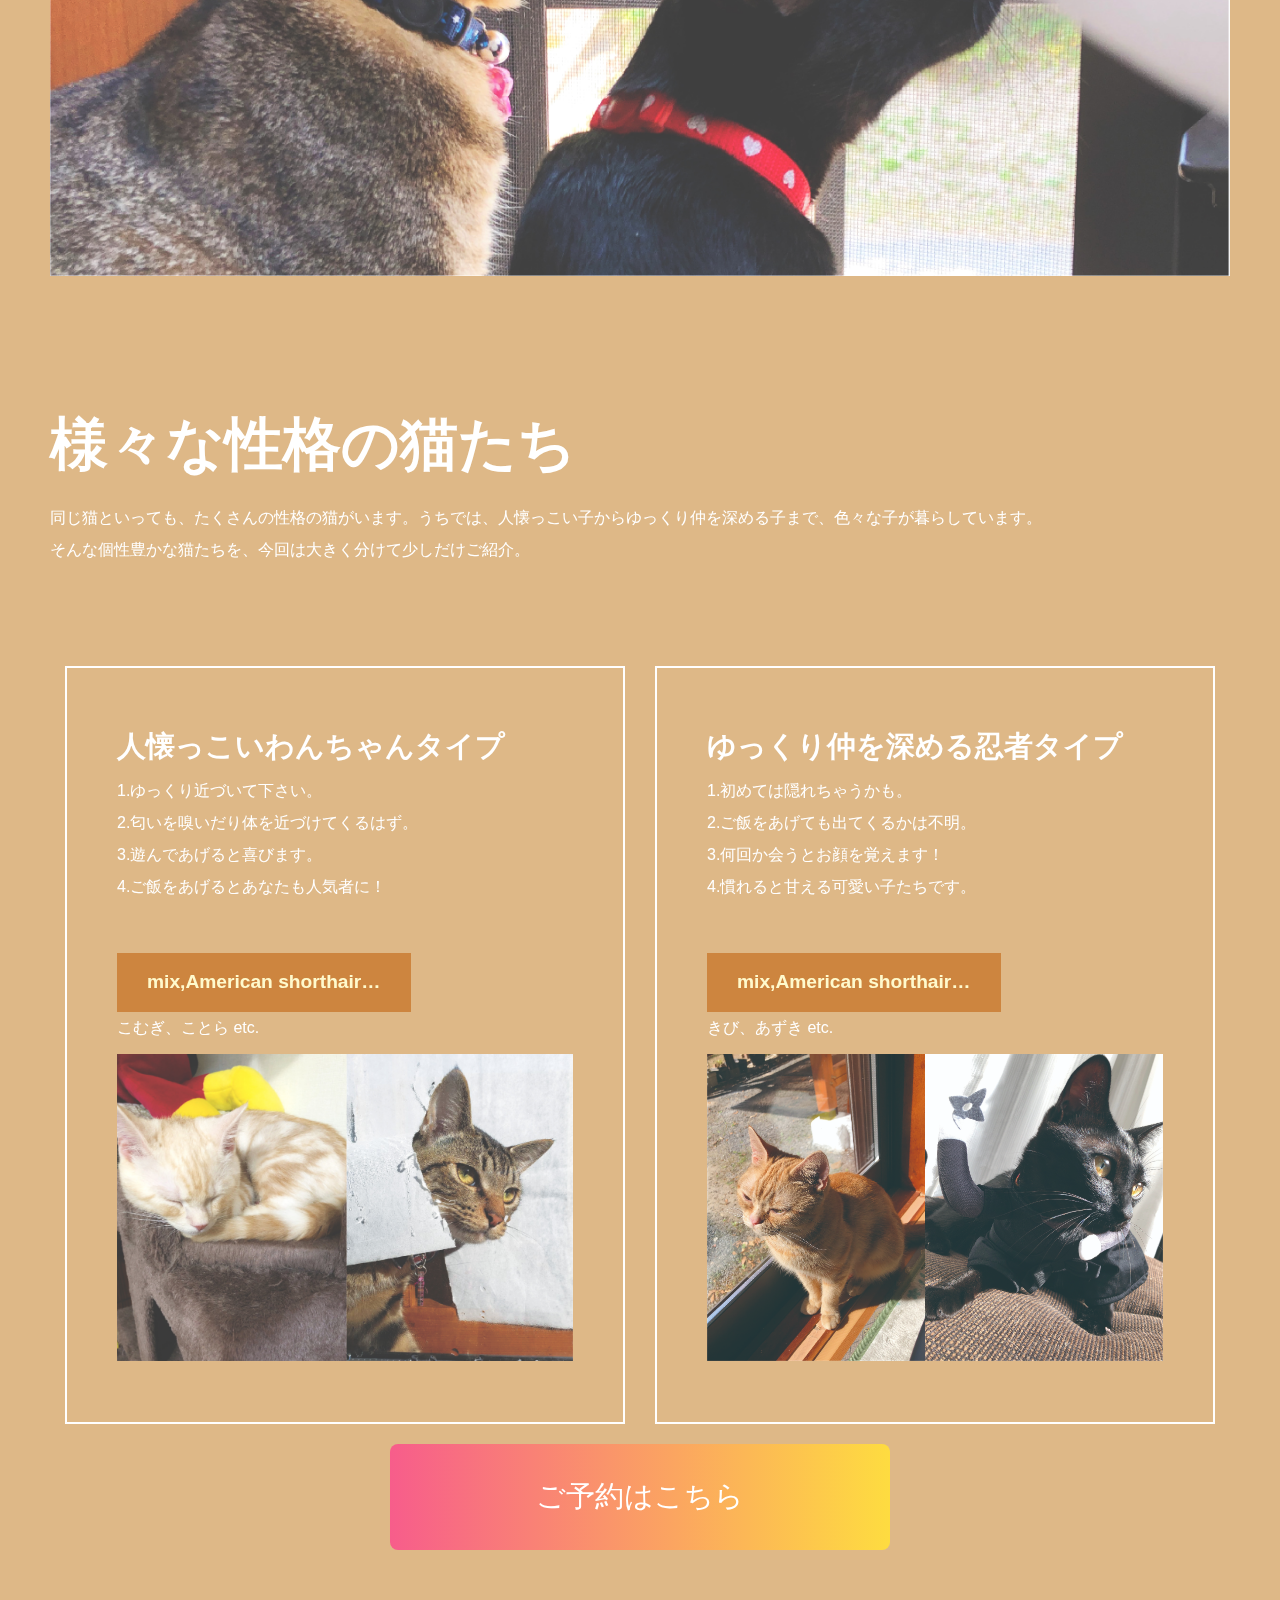
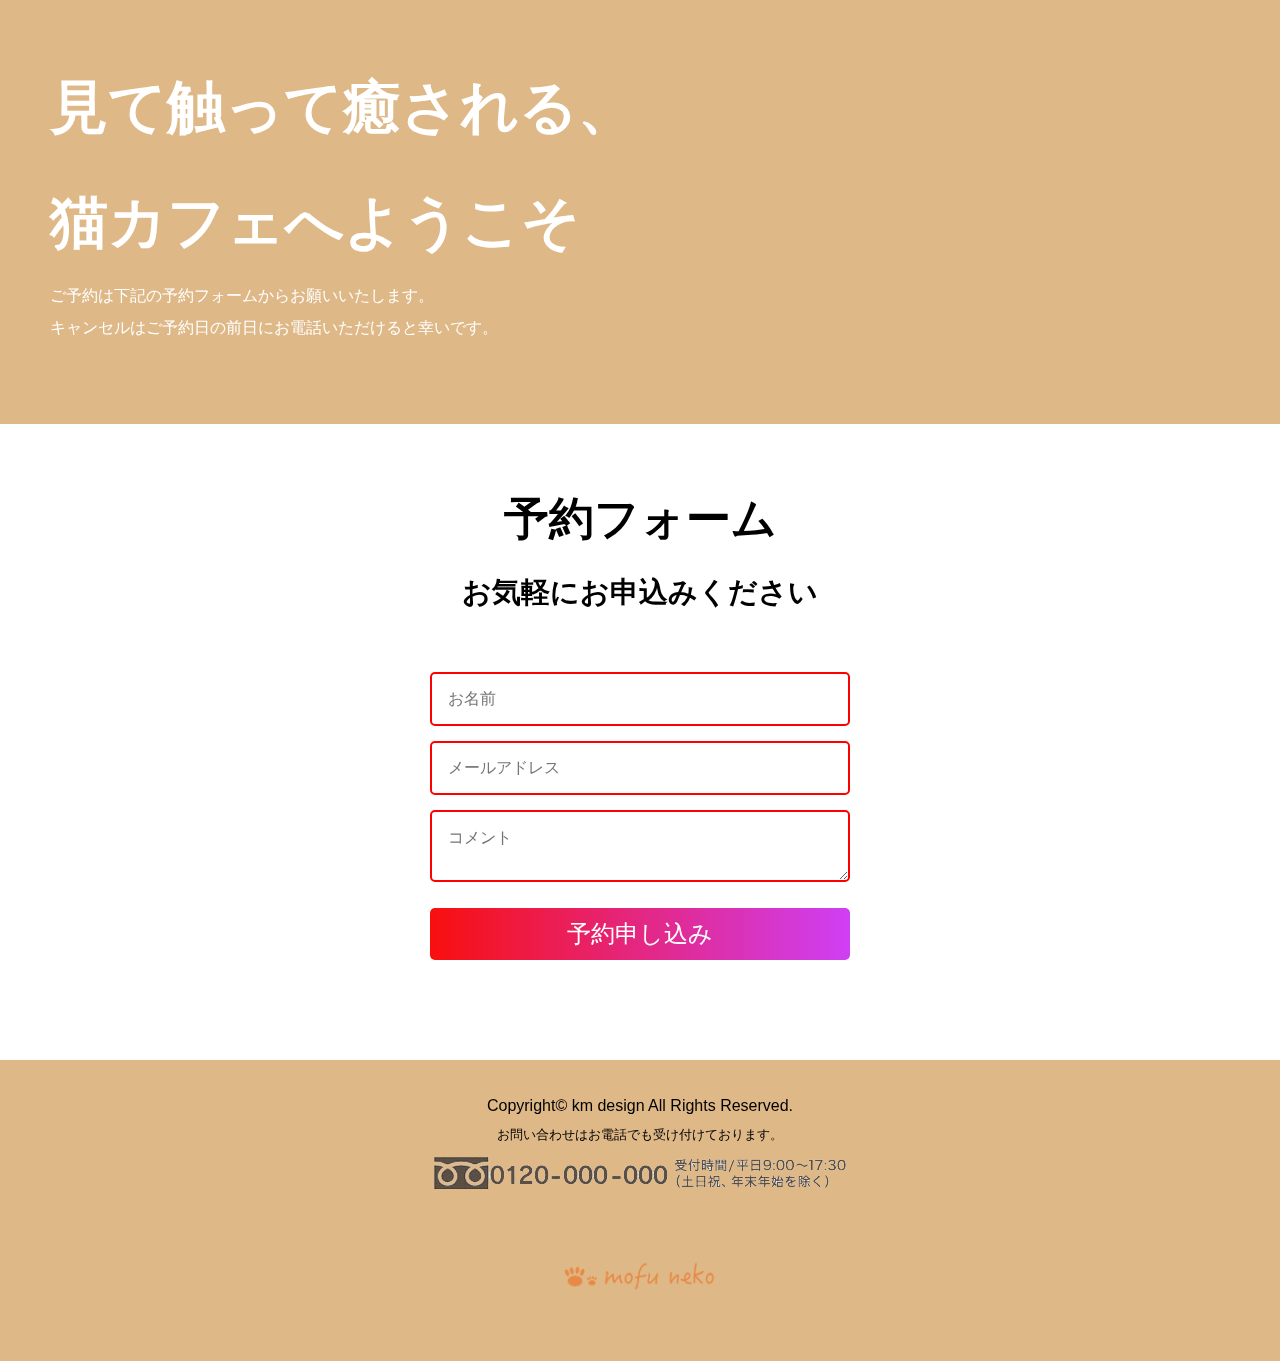
<file: lp_cat-cafe/index.html>
<!DOCTYPE html>
<html lang="ja">
<head>
<meta charset="UTF-8">
<title>猫カフェ行くなら「mofu neko」</title>
<meta name="viewport" content="width=device-width, initial-scale=1">
<meta name="description" content="猫カフェ行くなら「mofu neko」">
<link rel="stylesheet" href="css/style.css">	
</head>
	
<body>
<div id="container">

<header>
<h1 id="logo"><a href="#"><img src="images/logo.png" alt="もふねこ"></a></h1>
</header>


<main>
	<section>
	<div class="mainLayer">
		<div class="layer-txt txt-fuchi">猫に会うなら<br>”mofu neko”</div>
		<div class="mainVideo">
			<video src="images/kotora.mp4" autoplay loop muted playsinlin></video>
		</div>
		<div class="layer-btn">
			<p class="txt-fuchi">「mofu neko」とは様々な猫たちを<br class="break-pc" />
			保護し、育てるといった場になります。<br />
			この度は、猫カフェとしてオープンいたしました!</p>
			<div class="btnContactArea">
				<a href="#cta" class="btn_blue"><span class="bl__text">ご予約はこちら</span></a>
			</div>
		</div>
	</div><!--/mainLayer-->
	</section>


	<section>
	<div class="problem">
	<h2>猫たちをご紹介</h2>
	<p>保護された猫から純血種まで様々な子が過ごす「mofu neko」。
	  　おもちゃ遊びOK！無理やり出なければ抱っこもできます。</p>
	<p>暖かな雰囲気と優しい猫たちでお客様をお迎えいたします!</p>
	<p><img src="images/1.jpg" alt="4:2:4" class="ai"></p>

	<h3>様々な性格の猫たち</h3>
	<p>同じ猫といっても、たくさんの性格の猫がいます。うちでは、人懐っこい子からゆっくり仲を深める子まで、色々な子が暮らしています。</p>
	<p>そんな個性豊かな猫たちを、今回は大きく分けて少しだけご紹介。</p>

		<div class="yesnoRow">
			<div class="yesnoBox">
			<h4>人懐っこいわんちゃんタイプ</h4>
				<p>1.ゆっくり近づいて下さい。</p>
				<p>2.匂いを嗅いだり体を近づけてくるはず。</p>
				<p>3.遊んであげると喜びます。</p>
				<p>4.ご飯をあげるとあなたも人気者に！</p>
			<h5>mix,American shorthair…</h5>
				<div class="pointDetail">こむぎ、ことら etc.</div>
				<img src="images/2.jpg" alt="アメショとキジトラの猫">
			</div>
			<div class="yesnoBox">
			<h4>ゆっくり仲を深める忍者タイプ</h4>
				<p>1.初めては隠れちゃうかも。</p>
				<p>2.ご飯をあげても出てくるかは不明。</p>
				<p>3.何回か会うとお顔を覚えます！</p>
				<p>4.慣れると甘える可愛い子たちです。</p>
			<h5>mix,American shorthair…</h5>
				<div class="pointDetail">きび、あずき etc.</div>
				<img src="images/3.jpg" alt="アメショと黒猫">
			</div>
		</div>

		 <div class="btnContactArea">
			<a href="#cta" class="btn_blue m-auto"><span class="bl__text">ご予約はこちら</span></a>
		</div>
		
	<h3>見て触って癒される、<br />猫カフェへようこそ</h3>
		<p>ご予約は下記の予約フォームからお願いいたします。</p>
		<p>キャンセルはご予約日の前日にお電話いただけると幸いです。</p>
	</div><!--/problem-->
	</section>



	<section id="cta">
	<div class="cta">
	<h2>予約フォーム</h2>
	<h3>お気軽にお申込みください</h3>
			<form>      
			  <input name="name" type="text" class="feedback-input" placeholder="お名前" />   
			  <input name="email" type="text" class="feedback-input" placeholder="メールアドレス" />
			  <textarea name="text" class="feedback-input" placeholder="コメント"></textarea>
			  <input type="submit" value="予約申し込み"/>
			</form>
	</div><!--/cta-->
	</section>


</main>



<footer>
<small>Copyright&copy; km design All Rights Reserved.</small><br />
お問い合わせはお電話でも受け付けております。
	<div><img src="images/footer_tel.png" alt="telephone"></div>
	<div class="footer-logo"><a href="#"><img src="images/logo.png" alt="mofu neko"></a></div>
</footer>

</div><!--/container-->
</body>
</html>
</file>
<file: bs_illust/css/style.css>
/* パソコンで見たときは"pc"のclassがついた画像が表示される */
.pc {
  display: block !important;
}
.sp {
  display: none !important;
}
/* スマートフォンで見たときは"sp"のclassがついた画像が表示される */
@media only screen and (max-width: 750px) {
  .pc {
    display: none !important;
  }
  .sp {
    display: block !important;
  }
}
.pc {
  width: 50px;
  height: 50px;
}
.sp {
  height: 50px;
}
.card-body{
    background-color: #F39B4A;
}
h5{
  padding-top: 40px;
}
</file>
<file: flower-shop/css/style.css>
@charset "UTF-8";
@import url("http://fonts.googleeapis.com/css2?family=Kosugi+Maru&disply=swap");
html {
  font-size: 20px;
}
body {
  font-family: "Kosugi Maru", "Hiragino Kaku Gothic ProN", Meiryo, "sans-serif";
  background: url("../images/bg-cover_01.jpg")center center / cover no-repeat fixed;
}
img {
  max-width: 100%;
}
a {
  color: #BC272D;
  font-weight: bold;
}
h2 {
  font-size: 1.8rem;
  font-weight: bold;
  text-align: center;
  color: #603813;
  padding: 30px 0;
}
.howto h2{
	color: #fff;
}
h3 {
  font-weight: bold;
  text-align: center;
  padding: 20px 0;
}
.sp {
  display: inline;
}
.pc {
  display: none;
}
.btn-inner {
  text-align-last: center;
}
a.btn {
  display: inline-block;
  color: #fff;
  padding: 15px 30px;
  margin: 40px 0 0 0;
  justify-content: center;
  border-radius: 10px;
  transform: translateY(0px);
  transition: all 0.3s;
  background-image: linear-gradient(to right, #ed6ea0 0%, #ec8c69 100%);
}
a.btn:hover {
  color: #603813;
  background: #d2b48c;
  transform: translateY(-3px);
  box-shadow: 0 5px 0 #603813;
}
header .logo {
  padding: 10px;
  margin: auto;
  text-align: center;
}
header .logo img {
  max-width: 100%;
}
footer .f-logo {
  padding: 20px;
  margin: auto;
  text-align: center;
  background: #f08080;
}
footer .f-logo img {
  width: 150px;
}
.main-inner {
  margin: auto;
  width: 100%;
  background: #fff;
}
nav {
  padding: 30px 0;
  background-image: linear-gradient(to top, #c71d6f 0%, #d09693 100%);
}
nav ul.icon-navi {
  display: flex;
}
nav ul.icon-navi li {
  width: calc(100%/3);
  justify-content: space-between;
  text-align: center;
}
nav ul.icon-navi li img {
  width: 200px;
}
.summary {
  padding: 100px 30px;
}
.summary .sum-ttl{
	text-align: center;
}
.summary .sum-img {
  text-align: center;
  padding: 40px;
}
.summary ol {
  list-style: decimal;
  padding: 0 20px;
}
.howto {
  background-image: linear-gradient(to top, #c71d6f 0%, #d09693 100%);
  padding: 60px 20px 100px 20px;
}
.how-inner {
  display: block;
}
.howto .howtoBox {
  background: #fff;
  width: 100%;
  padding: 80px 20px;
  margin: 50px auto;
  border-radius: 30px;
}
.howto .how-icon {
  text-align: center;
}
.howto .how-icon img {
  width: 100px;
}
.howto .how-pic {
  text-align: center;
  padding: 50px 0;
}
.prize {
  padding: 80px 0 0 0;
}
.prize p {
  padding: 30px 20px;
}
.prize img {
  width: 100%;
}
.terms {
  background: #fafafa;
  padding: 60px 20px;
}
.terms .te-txt {
  padding: 50px 0;
}
.terms .te-txt p {
  margin-bottom: 1.6rem;
}
.share {
  padding: 50px 20px;
}
.shar-inner {
  display: flex;
}
.shar-inner .icon {
  width: calc(100%/3);
  justify-content: space-between;
  text-align: center;
  padding: 10px;
}
.shar-inner .icon img {
  width: 80px;
}
@media screen and (min-width: 768px) {
  .main-inner {
    max-width: 900px;
  }
  nav ul .icon-navi li img {
    width: 200px;
  }
  .summary ol {
    padding: 0 100px;
  }
  .prize p {
    padding: 30px 50px;
  }
  .terms .te-txt {
    padding: 50px;
  }
  .shar-inner {
    width: 500px;
    margin: auto;
  }
}
@media screen and (min-width: 1200px) {
  * {
    font-size: 26px;
  }
  .sp {
    display: none;
  }
  .pc {
    display: inherit;
  }
  .main-inner {
    max-width: 1200px;
  }
  nav {
    padding: 30px 100px;
  }
  .how-inner {
    display: flex;
  }
  .howto .howtoBox {
    margin: 10px;
  }
  .howto .how-pic img {
    width: auto;
    height: 200px;
  }
}
</file>
<file: lp_cat-cafe/css/style.css>
@charset "utf-8";
* { 
	box-sizing:border-box; 
	margin:0px; 
	padding:0px; 
	font-size:16px; 
}

body {
	margin: 0px;
	padding: 0px;
	color: #000;
	font-family: "游ゴシック Medium", "Yu Gothic Medium", "游ゴシック体", YuGothic, "ヒラギノ角ゴ Pro W3", "Hiragino Kaku Gothic Pro", "メイリオ", Meiryo, "ＭＳ Ｐゴシック", "MS PGothic", sans-serif;
	font-size:16px;
	line-height:2;
	background:#fff;
}
img { 
	border:none; 
	max-width:100%; 
	height:auto; 
	padding-top: 10px;
}
a	{ 
	color:#666; 
	text-decoration:none; 
	transition:0.3s; 
}

.text-center { 
	text-align:center; 
}
.text-right	{ 
	text-align:right; 
}
.text-left	{ 
	text-align:left; 
}
.m-auto { 
	margin:auto; 
}

#container { 
	max-width:1400px; 
	margin:0 auto; 
	padding:0; 
}
header { 
	padding:7px 25px; 
	position: fixed;
	top: 0px;
	width: 100%;
	height: 60px;
	background-color: rgba(255,255,255,0.8);
	z-index: 99;
	display: flex;
    align-items: center;
}
header #logo img { 
	width:140px; 
}
ul {
   list-style: none;
   margin: 0;
   display: flex;
}
li {
   margin: 0 0 0 15px;
   font-size: 14px;
}
nav {
   margin: 0 20px 0 auto;
}
footer { 
	text-align:center; 
	padding:30px 0px 10px; 
	font-size:0.8rem; 
	background:#deb887; 
}
footer .footer-logo { 
	width:150px; 
	margin:50px auto; 
}

.yokonarabi5{
    display:flex;
    border: 1px solid #999;
    background: #f2f2f2;
    padding: 10px;
}
@media(max-width:750px){
    .yokonarabi5{
        flex-wrap: wrap;
    }
    .yokonarabi5>div{
        width: 50%;
    }
}

/* スマホ用調整 */
@media screen and (max-width:767px){
	#container { 
		width:auto; 
	}
	footer { 
		text-align:center; 
		padding:10px; 
	}
	.break-pc { 
		display:none; 
	}
}

.mainLayer {
	position: relative;
	height: 100vh;
	min-height: 700px;
}
.mainLayer .layer-txt {
	position: absolute;
	top: 100px;
	left: 40px;
	line-height: 1.4;
	font-size: 4.5rem;
	font-weight: bold;
	color: #fff;
}
.mainVideo {
	position: absolute;
	width: 100%;
	height: 100%;
	overflow: hidden;
	background: url("../images/kotora.jpg") center/cover;
	z-index: -1;
}
.mainVideo::after {
	position: absolute;
	content: "";
	background-color: rgba(255,254,253,0.2);
	left: 0;
	top: 0;
	right: 0;
	bottom: 0;
}
.mainVideo video {
	position: absolute;
	min-width: 100%;
	min-height: 100%;
	top: 50%;
	left: 50%;
	transform : translate(-50%,-50%);
}
.mainLayer .layer-btn {
	position: absolute;
	top: 420px;
	left: 30px;
	padding: 0 30px 0 0;
}
.mainLayer .layer-btn p {
	font-size: 16px;
	font-weight: bold;
	color: #fff;
}
.txt-fuchi { 
	text-shadow:0 0 6px #cd853f,
	0 0 6px #cd853f,
	0 0 6px #cd853f,
	0 0 6px #cd853f,
	0 0 6px #cd853f,
	0 0 6px #cd853f,
	0 0 6px #cd853f,
	0 0 6px #cd853f; 
}
/* スマホ用調整 */
@media screen and (max-width:767px){
	.mainLayer{
		height: 700px;
	}
	.mainLayer .layer-txt {
		font-size: 3.1rem;
		line-height: 1.4;
		left: 10px;
	}
	.mainLayer .layer-btn {
		top: 320px;
	}
}


.problem { 
	background:#deb887; 
	font-size:1.2rem; 
	color:#fff; 
	padding:80px 50px; 
}
.problem h2 { 
	font-size:4.6rem; 
	font-weight:bold; 
}
.problem h3 { 
	font-size:3.6rem; 
	font-weight:bold; 
	margin-top:100px; 
}
.problem h4 { 
	font-size:1.8rem; 
	font-weight:bold; 
	color:#fff; 
}
.problem h5 { 
	font-size:1.2rem; 
	font-weight:bold; 
	color:#fffacd; 
	background:#cd853f; 
	display:inline-block; 
	padding:10px 30px; 
	margin-top:50px; 
}
.problem img.ai { 
	width:100%; 
}
.problem .yesnoRow { 
	display:flex; 
	justify-content:space-between; 
	margin-top:100px; 
}
.problem .yesnoBox { 
	width:50%; 
	border:solid 2px #fff; 
	padding:50px; 
	margin:0 15px; 
}
.problem .yes { 
	background:#eee; 
	color:#000; 
	border:solid 2px #f00; 
}
.problem .yes h4 { 
	color:#f00; 
}
.problem .yes h5 { 
	background:#f00; 
}
/* スマホ用調整 */
@media screen and (max-width:767px){
	.problem { 
		padding:50px 20px; 
	}
	.problem h2 { 
		font-size:2.4rem; 
		color:#cd853f; 
		line-height:1.2; 
		margin-bottom:20px; 
	}
	.problem h3 { 
		font-size:2.2rem; 
		color:#cd853f; 
		line-height:1.2; 
		margin-bottom:20px; 
	}
	.problem img.ai { 
		width:100%; 
	}
	.problem .yesnoRow { 
		display:block; 
	}
	.problem .yesnoBox { 
		width:100%; 
		padding:20px; 
		margin:0 0 50px 0; 
	}
}


.cta {
	padding:50px 30px; 
}
.cta h2 { 
	font-size:2.8rem; 
	font-weight:bold; 
	text-align:center; 
}
.cta h3 { 
	font-size:1.8rem; 
	font-weight:bold; 
	text-align:center; 
}
.cta p { 
	text-align:center; 
}
.cta form { 
	max-width:420px; 
	margin:50px auto; 
}
.cta .feedback-input { 
	border-radius:5px; 
	border:2px solid #f00; 
	padding:16px; 
	margin-bottom:15px; 
	width:100%; 
}
.cta .feedback-input:focus { 
	border:2px solid #000; 
}
.ct textarea { 
	height:150px; 
	line-height:150%; 
	resize:vertical; 
}
[type="submit"] { 
	width:100%; 
	background-image: linear-gradient(90deg, rgba(248, 15, 15, 1), rgba(207, 63, 245, 1));
	border-radius:5px; 
	border:0; cursor:pointer;
	color:#fff; 
	font-size:24px; 
	padding:10px 0px; 
	transition:all 0.3s; 
}
[type="submit"]:hover { 
	  background-image: linear-gradient(90deg, rgba(85, 85, 85, 1), rgba(0, 0, 0, 1)); 
}
/* スマホ用調整 */
@media screen and (max-width:767px){
	.cta { 
		padding:30px 20px; 
	}
	.cta h2 { 
		font-size:1.8rem; 
	}
	.cta h3 { 
		font-size:1.6rem; 
	}
}


.btnContactArea { 
	margin:20px 0;
}
.btnContactArea a.btn_blue { 
	display:block; 
	padding:1.5rem 3.0rem; 
	border-radius:8px; 
	transition:0.3s; 
	max-width:500px; 
	background-image: linear-gradient(90deg, rgba(247, 93, 139, 1), rgba(254, 220, 64, 1));
}
.btnContactArea a.btn_blue span.bl__text { 
	display:block; 
	position:relative; 
	text-align:center; 
	color:#fff; 
	font-size:1.8rem; 
}
a.btn_blue:hover { 
	  background-image: linear-gradient(90deg, rgba(248, 57, 168, 1), rgba(81, 48, 97, 1));
}
/* スマホ用調整 */
@media screen and (max-width:767px){
	.btnContactArea a.btn_blue { 
		max-width:100%; 
		padding:1.5rem 1.2rem; 
	}
	.btnContactArea a.btn_blue span.bl__text { 
		font-size:1.2rem; 
	}
}
</file>
<file: flower-shop/css/destyle.css>
/*! destyle.css v3.0.2 | MIT License | https://github.com/nicolas-cusan/destyle.css */

/* Reset box-model and set borders */
/* ============================================ */

*,
::before,
::after {
  box-sizing: border-box;
  border-style: solid;
  border-width: 0;
}

/* Document */
/* ============================================ */

/**
 * 1. Correct the line height in all browsers.
 * 2. Prevent adjustments of font size after orientation changes in iOS.
 * 3. Remove gray overlay on links for iOS.
 */

html {
  line-height: 1.15; /* 1 */
  -webkit-text-size-adjust: 100%; /* 2 */
  -webkit-tap-highlight-color: transparent; /* 3*/
}

/* Sections */
/* ============================================ */

/**
 * Remove the margin in all browsers.
 */

body {
  margin: 0;
}

/**
 * Render the `main` element consistently in IE.
 */

main {
  display: block;
}

/* Vertical rhythm */
/* ============================================ */

p,
table,
blockquote,
address,
pre,
iframe,
form,
figure,
dl {
  margin: 0;
}

/* Headings */
/* ============================================ */

h1,
h2,
h3,
h4,
h5,
h6 {
  font-size: inherit;
  font-weight: inherit;
  margin: 0;
}

/* Lists (enumeration) */
/* ============================================ */

ul,
ol {
  margin: 0;
  padding: 0;
  list-style: none;
}

/* Lists (definition) */
/* ============================================ */

dt {
  font-weight: bold;
}

dd {
  margin-left: 0;
}

/* Grouping content */
/* ============================================ */

/**
 * 1. Add the correct box sizing in Firefox.
 * 2. Show the overflow in Edge and IE.
 */

hr {
  box-sizing: content-box; /* 1 */
  height: 0; /* 1 */
  overflow: visible; /* 2 */
  border-top-width: 1px;
  margin: 0;
  clear: both;
  color: inherit;
}

/**
 * 1. Correct the inheritance and scaling of font size in all browsers.
 * 2. Correct the odd `em` font sizing in all browsers.
 */

pre {
  font-family: monospace, monospace; /* 1 */
  font-size: inherit; /* 2 */
}

address {
  font-style: inherit;
}

/* Text-level semantics */
/* ============================================ */

/**
 * Remove the gray background on active links in IE 10.
 */

a {
  background-color: transparent;
  text-decoration: none;
  color: inherit;
}

/**
 * 1. Remove the bottom border in Chrome 57-
 * 2. Add the correct text decoration in Chrome, Edge, IE, Opera, and Safari.
 */

abbr[title] {
  text-decoration: underline dotted; /* 2 */
}

/**
 * Add the correct font weight in Chrome, Edge, and Safari.
 */

b,
strong {
  font-weight: bolder;
}

/**
 * 1. Correct the inheritance and scaling of font size in all browsers.
 * 2. Correct the odd `em` font sizing in all browsers.
 */

code,
kbd,
samp {
  font-family: monospace, monospace; /* 1 */
  font-size: inherit; /* 2 */
}

/**
 * Add the correct font size in all browsers.
 */

small {
  font-size: 80%;
}

/**
 * Prevent `sub` and `sup` elements from affecting the line height in
 * all browsers.
 */

sub,
sup {
  font-size: 75%;
  line-height: 0;
  position: relative;
  vertical-align: baseline;
}

sub {
  bottom: -0.25em;
}

sup {
  top: -0.5em;
}

/* Replaced content */
/* ============================================ */

/**
 * Prevent vertical alignment issues.
 */

svg,
img,
embed,
object,
iframe {
  vertical-align: bottom;
}

/* Forms */
/* ============================================ */

/**
 * Reset form fields to make them styleable.
 * 1. Make form elements stylable across systems iOS especially.
 * 2. Inherit text-transform from parent.
 */

button,
input,
optgroup,
select,
textarea {
  -webkit-appearance: none; /* 1 */
  appearance: none;
  vertical-align: middle;
  color: inherit;
  font: inherit;
  background: transparent;
  padding: 0;
  margin: 0;
  border-radius: 0;
  text-align: inherit;
  text-transform: inherit; /* 2 */
}

/**
 * Reset radio and checkbox appearance to preserve their look in iOS.
 */

[type="checkbox"] {
  -webkit-appearance: checkbox;
  appearance: checkbox;
}

[type="radio"] {
  -webkit-appearance: radio;
  appearance: radio;
}

/**
 * Correct cursors for clickable elements.
 */

button,
[type="button"],
[type="reset"],
[type="submit"] {
  cursor: pointer;
}

button:disabled,
[type="button"]:disabled,
[type="reset"]:disabled,
[type="submit"]:disabled {
  cursor: default;
}

/**
 * Improve outlines for Firefox and unify style with input elements & buttons.
 */

:-moz-focusring {
  outline: auto;
}

select:disabled {
  opacity: inherit;
}

/**
 * Remove padding
 */

option {
  padding: 0;
}

/**
 * Reset to invisible
 */

fieldset {
  margin: 0;
  padding: 0;
  min-width: 0;
}

legend {
  padding: 0;
}

/**
 * Add the correct vertical alignment in Chrome, Firefox, and Opera.
 */

progress {
  vertical-align: baseline;
}

/**
 * Remove the default vertical scrollbar in IE 10+.
 */

textarea {
  overflow: auto;
}

/**
 * Correct the cursor style of increment and decrement buttons in Chrome.
 */

[type="number"]::-webkit-inner-spin-button,
[type="number"]::-webkit-outer-spin-button {
  height: auto;
}

/**
 * 1. Correct the outline style in Safari.
 */

[type="search"] {
  outline-offset: -2px; /* 1 */
}

/**
 * Remove the inner padding in Chrome and Safari on macOS.
 */

[type="search"]::-webkit-search-decoration {
  -webkit-appearance: none;
}

/**
 * 1. Correct the inability to style clickable types in iOS and Safari.
 * 2. Fix font inheritance.
 */

::-webkit-file-upload-button {
  -webkit-appearance: button; /* 1 */
  font: inherit; /* 2 */
}

/**
 * Clickable labels
 */

label[for] {
  cursor: pointer;
}

/* Interactive */
/* ============================================ */

/*
 * Add the correct display in Edge, IE 10+, and Firefox.
 */

details {
  display: block;
}

/*
 * Add the correct display in all browsers.
 */

summary {
  display: list-item;
}

/*
 * Remove outline for editable content.
 */

[contenteditable]:focus {
  outline: auto;
}

/* Tables */
/* ============================================ */

/**
1. Correct table border color inheritance in all Chrome and Safari.
*/

table {
  border-color: inherit; /* 1 */
  border-collapse: collapse;
}

caption {
  text-align: left;
}

td,
th {
  vertical-align: top;
  padding: 0;
}

th {
  text-align: left;
  font-weight: bold;
}
</file>
